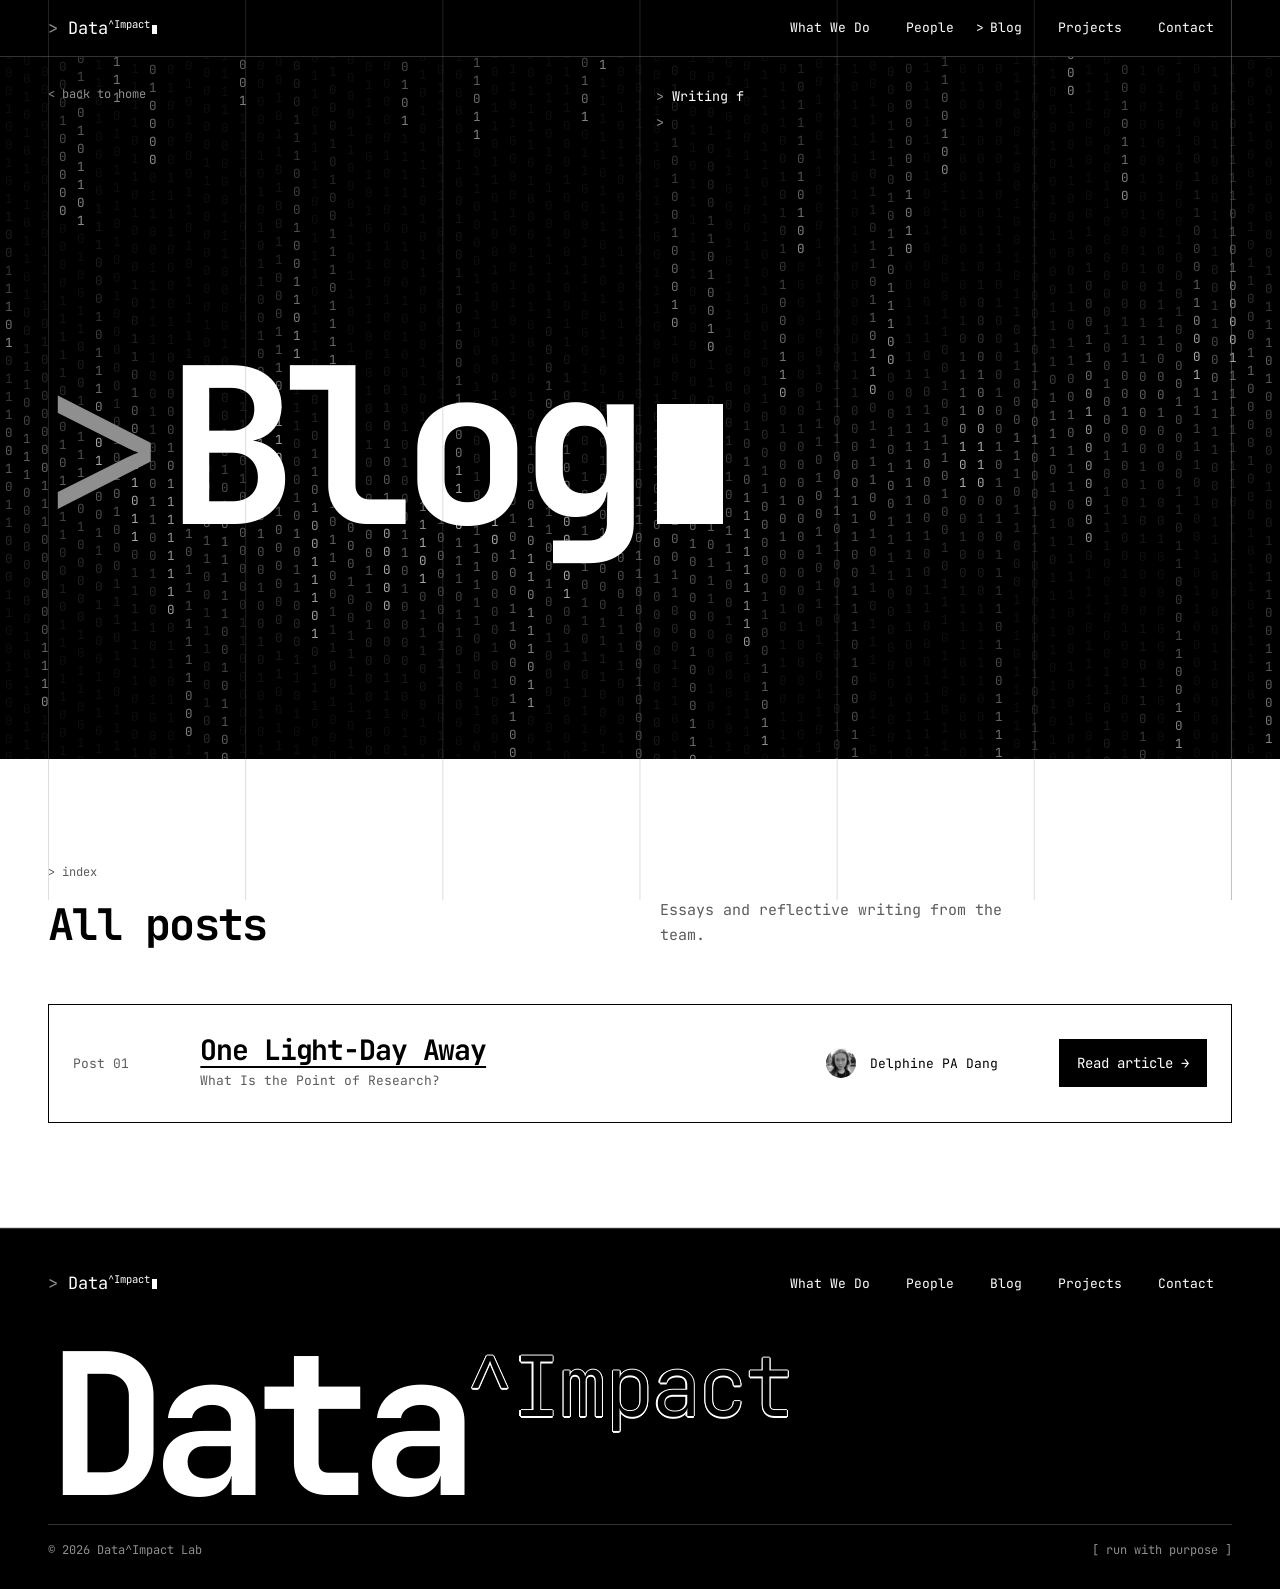
<file: blog/index.html>
<!doctype html>
<html lang="en">
<head>
<meta charset="utf-8">
<meta name="viewport" content="width=device-width,initial-scale=1">
<title>Blog — Data^Impact</title>
<meta name="description" content="Writing from the Data^Impact Lab.">
<meta name="theme-color" content="#000000">
<meta property="og:type" content="website">
<meta property="og:title" content="Blog — Data^Impact">
<meta property="og:description" content="Writing from the Data^Impact Lab.">
<link rel="icon" type="image/svg+xml" href="data:image/svg+xml,%3Csvg xmlns='http://www.w3.org/2000/svg' viewBox='0 0 32 32'%3E%3Crect width='32' height='32' fill='%23000'/%3E%3Cpath d='M8 10L15 16L8 22' fill='none' stroke='%23fff' stroke-width='2.6'/%3E%3Crect x='18' y='19' width='6' height='3.5' fill='%23fff'/%3E%3C/svg%3E">
<link rel="preconnect" href="https://fonts.googleapis.com">
<link rel="preconnect" href="https://fonts.gstatic.com" crossorigin>
<link href="https://fonts.googleapis.com/css2?family=JetBrains+Mono:wght@300;400;700&display=swap" rel="stylesheet">
<script>document.documentElement.classList.add('js')</script>
<link rel="stylesheet" href="/assets/site.css?v=7">
</head>
<body>
<a class="skip-link" href="#main">Skip to content</a>
<div class="grid-lines" aria-hidden="true"></div>

<header>
  <div class="wrap nav">
    <a href="/" class="brand" aria-label="Data Impact home"><span class="prompt">&gt;</span> Data<sup>^Impact</sup><span class="cursor"></span></a>
    <button class="mobile-toggle" aria-expanded="false" aria-controls="navigation">Menu</button>
    <nav id="navigation" aria-label="Main navigation">
      <a href="/#what-we-do">What We Do</a>
      <a href="/#people">People</a>
      <a href="/blog/" aria-current="page">Blog</a>
      <a href="/projects/">Projects</a>
      <a href="/#contact">Contact</a>
    </nav>
  </div>
</header>

<main id="main">
  <div class="hero hero-page" id="home">
    <canvas id="data-field" aria-hidden="true"></canvas>
    <div class="wrap hero-top">
      <p class="label"><a href="/">&lt; back to home</a></p>
      <ul class="term-lines" aria-label="Writing from the Data^Impact Lab.">
        <li data-type>Writing from the Data^Impact Lab.</li>
        <li data-type>01 post published.</li>
      </ul>
    </div>
    <h1 class="wrap wordmark" aria-label="Blog">
      <span class="wm-data" aria-hidden="true" data-decode><span class="prompt">&gt;</span>Blog<span class="cursor blink"></span></span>
    </h1>
  </div>

  <div class="light">
  <section class="plist-section">
    <div class="wrap">
      <style>
        /* Blog list: no pictures, so each post is a bordered card with a clear "Read" button */
        .blog-list { border-top: 0; display: grid; gap: 16px; }
        .blog-list li { border: 1px solid var(--ink); background: var(--bg); position: relative; }
        .blog-list .plist-no::before { content: 'Post '; }
        .blog-list .plist-row { grid-template-columns: .8fr 4.5fr 1.6fr auto; padding: 30px 24px; }
        .blog-list .plist-title { text-decoration: underline; text-decoration-thickness: 2px; text-underline-offset: 6px; }
        .post-read { display: inline-flex; align-items: center; gap: 10px; height: 48px; padding: 0 18px; background: var(--ink); color: var(--bg); font-size: 14px; white-space: nowrap; transition: background .15s, color .15s; }
        .blog-list .plist-row:hover .post-read, .blog-list .plist-row:focus-visible .post-read { background: var(--bg); color: var(--ink); }
        @media (max-width: 760px) {
          .blog-list .plist-row { grid-template-columns: 1fr; grid-template-areas: "no" "main" "auth" "read"; padding: 22px 18px; }
          .blog-list .post-read { grid-area: read; justify-content: center; }
        }
      </style>
      <div class="head" data-reveal>
        <div class="head-title"><p class="label">index</p>
        <h2>All posts</h2></div>
        <p>Essays and reflective writing from the team.</p>
      </div>
      <ol class="plist blog-list" data-reveal>
        <li>
          <a class="plist-row" href="/blog/one-light-day-away/">
            <span class="plist-no">01</span>
            <span class="plist-main"><span class="plist-title">One Light-Day Away</span><span class="plist-lead">What Is the Point of Research?</span></span>
            <span class="authors"><span class="avatars-stack" aria-hidden="true"><span class="avatar" title="Delphine PA Dang"><img src="/assets/people/delphine.webp" alt="" width="360" height="360"></span></span><span class="author-names">Delphine PA Dang</span></span>
            <span class="post-read" aria-hidden="true">Read article →</span>
          </a>
        </li>
      </ol>
    </div>
  </section>
  </div>
</main>

<footer>
  <div class="wrap">
    <div class="footer-row">
      <a class="brand" href="/" aria-label="Data Impact home"><span class="prompt">&gt;</span> Data<sup>^Impact</sup><span class="cursor"></span></a>
      <nav aria-label="Footer navigation">
      <a href="/#what-we-do">What We Do</a>
      <a href="/#people">People</a>
      <a href="/blog/">Blog</a>
      <a href="/projects/">Projects</a>
      <a href="/#contact">Contact</a>
      </nav>
    </div>
    <p class="footer-mark" aria-hidden="true">Data<sup class="outline">^Impact</sup></p>
    <div class="footer-bottom">
      <p>© 2026 Data^Impact Lab</p>
      <p>[ run with purpose ]</p>
    </div>
  </div>
</footer>

<script src="/assets/site.js?v=7"></script>
</body>
</html>
</file>
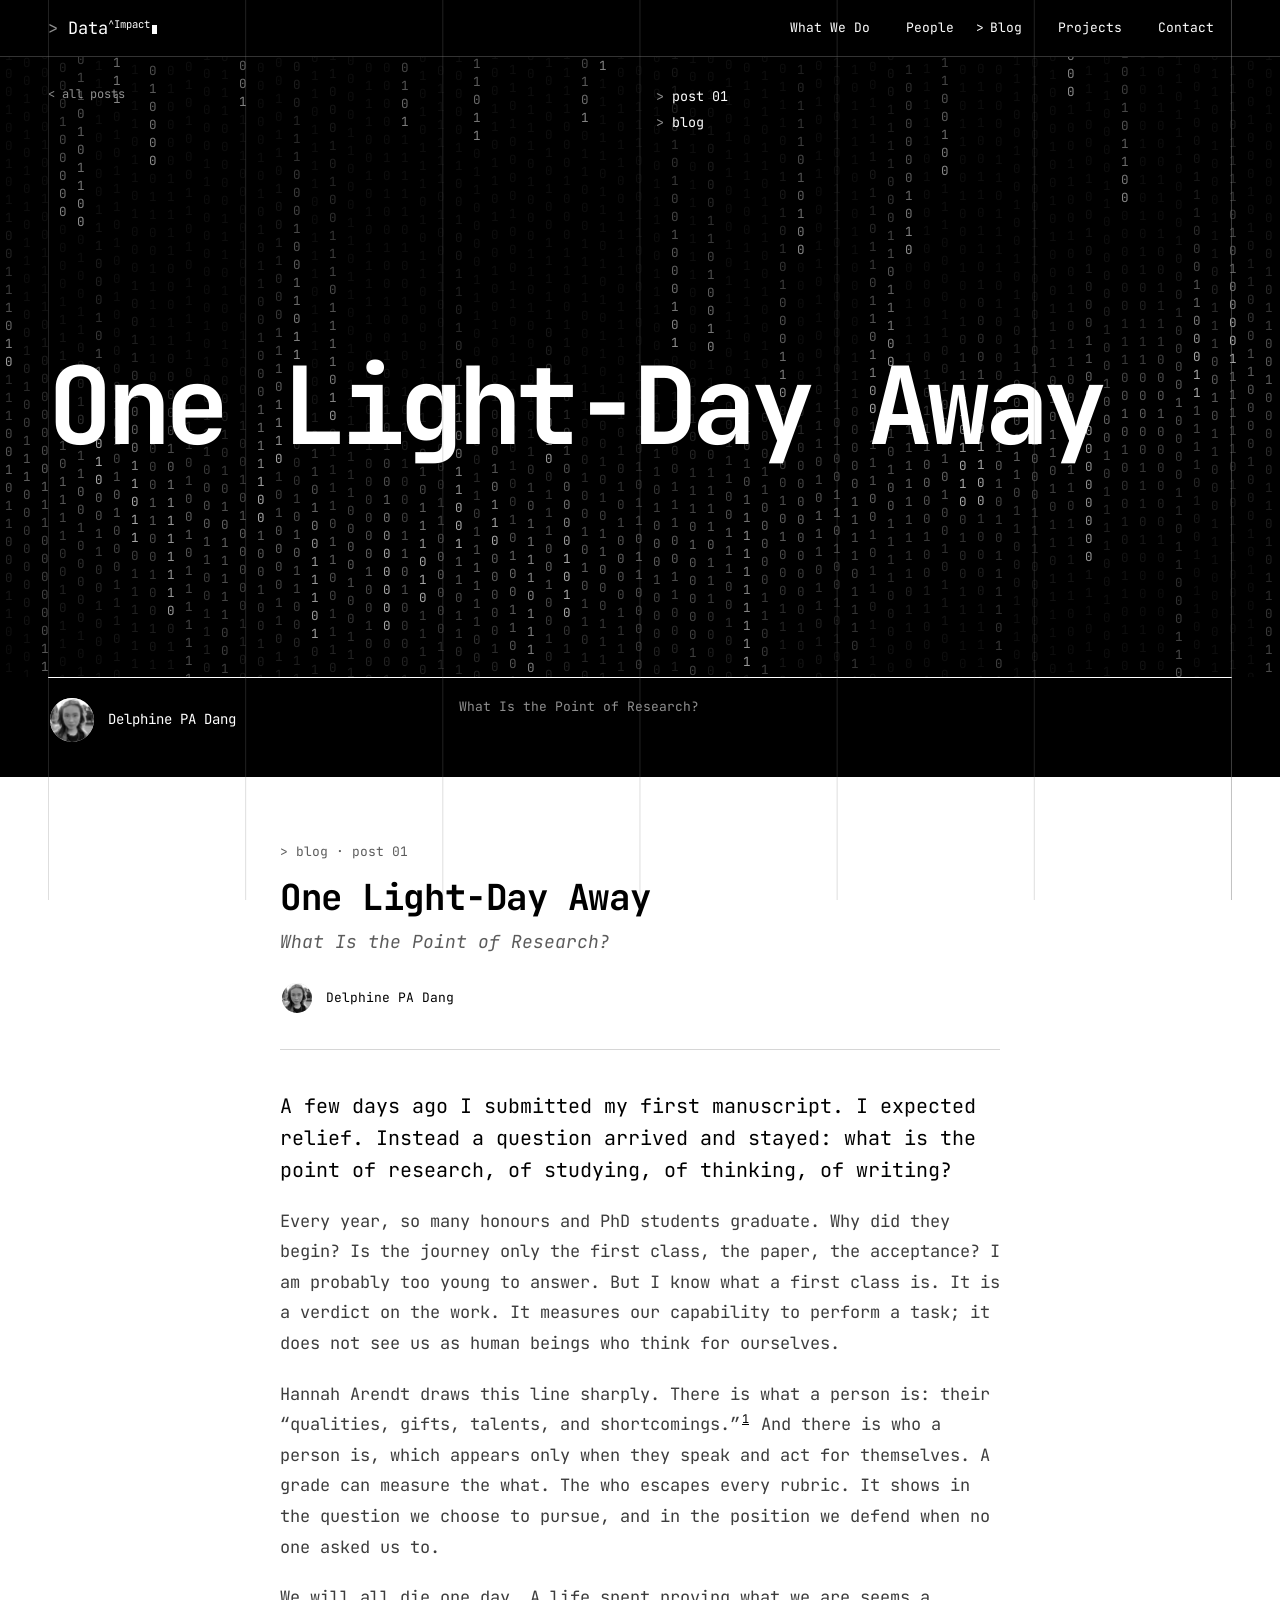
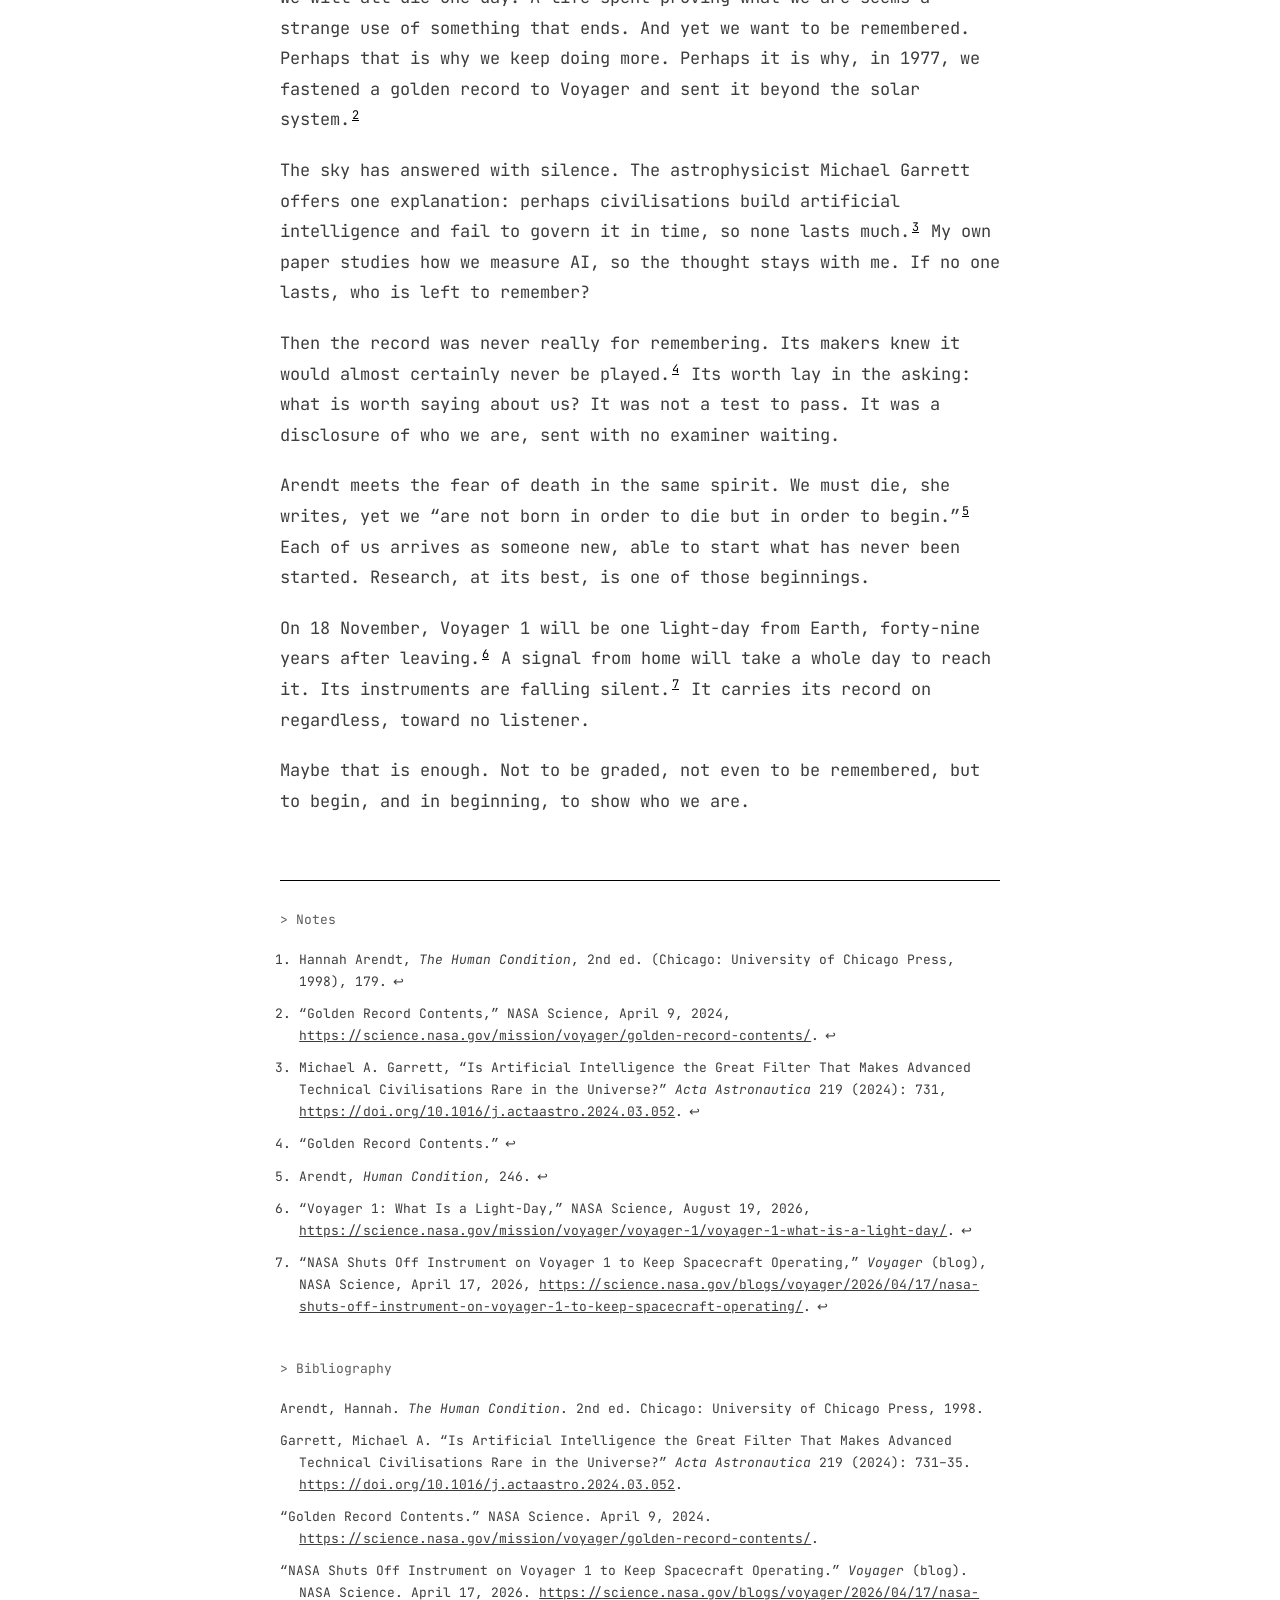
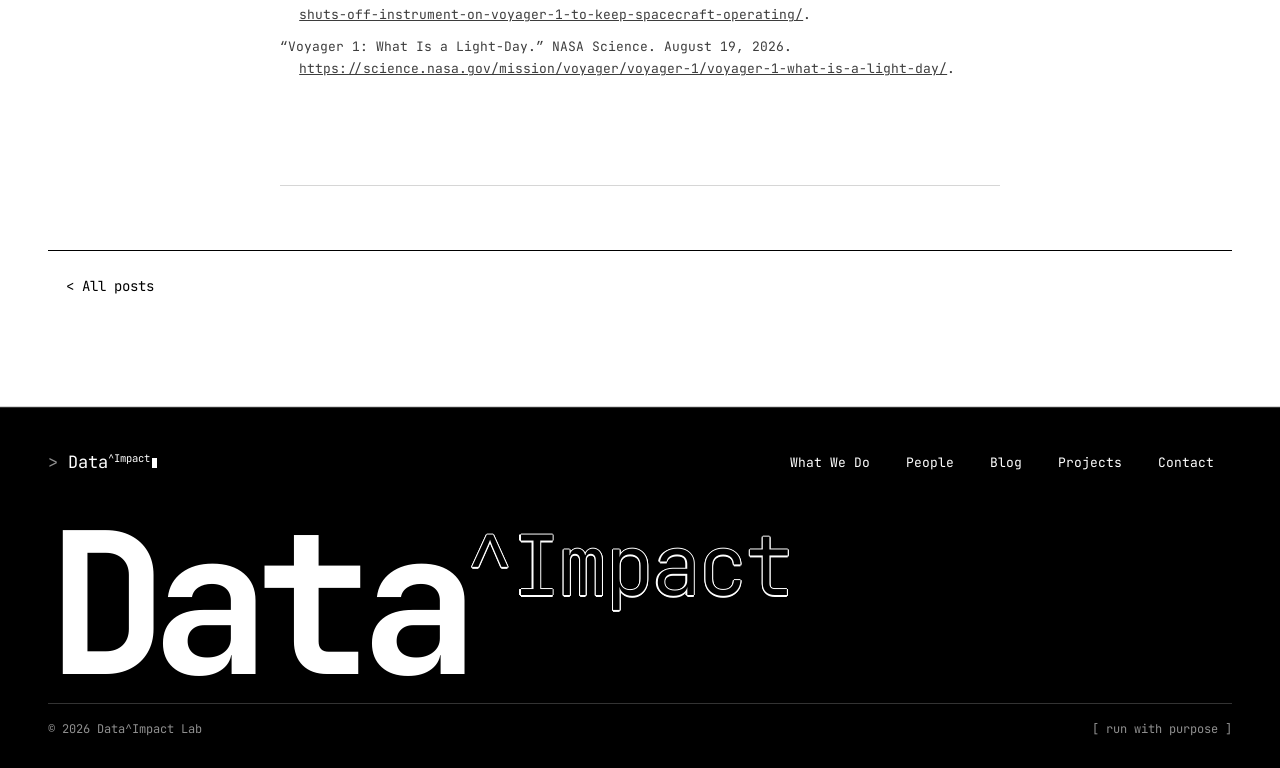
<file: blog/one-light-day-away/index.html>
<!doctype html>
<html lang="en">
<head>
<meta charset="utf-8">
<meta name="viewport" content="width=device-width,initial-scale=1">
<title>One Light-Day Away — Data^Impact</title>
<meta name="description" content="What Is the Point of Research? An essay by Delphine PA Dang.">
<meta name="theme-color" content="#000000">
<meta property="og:type" content="website">
<meta property="og:title" content="One Light-Day Away — Data^Impact">
<meta property="og:description" content="What Is the Point of Research? An essay by Delphine PA Dang.">
<link rel="icon" type="image/svg+xml" href="data:image/svg+xml,%3Csvg xmlns='http://www.w3.org/2000/svg' viewBox='0 0 32 32'%3E%3Crect width='32' height='32' fill='%23000'/%3E%3Cpath d='M8 10L15 16L8 22' fill='none' stroke='%23fff' stroke-width='2.6'/%3E%3Crect x='18' y='19' width='6' height='3.5' fill='%23fff'/%3E%3C/svg%3E">
<link rel="preconnect" href="https://fonts.googleapis.com">
<link rel="preconnect" href="https://fonts.gstatic.com" crossorigin>
<link href="https://fonts.googleapis.com/css2?family=JetBrains+Mono:wght@300;400;700&display=swap" rel="stylesheet">
<script>document.documentElement.classList.add('js')</script>
<link rel="stylesheet" href="/assets/site.css?v=7">
</head>
<body>
<a class="skip-link" href="#main">Skip to content</a>
<div class="grid-lines" aria-hidden="true"></div>

<header>
  <div class="wrap nav">
    <a href="/" class="brand" aria-label="Data Impact home"><span class="prompt">&gt;</span> Data<sup>^Impact</sup><span class="cursor"></span></a>
    <button class="mobile-toggle" aria-expanded="false" aria-controls="navigation">Menu</button>
    <nav id="navigation" aria-label="Main navigation">
      <a href="/#what-we-do">What We Do</a>
      <a href="/#people">People</a>
      <a href="/blog/" aria-current="page">Blog</a>
      <a href="/projects/">Projects</a>
      <a href="/#contact">Contact</a>
    </nav>
  </div>
</header>

<main id="main">
  <div class="hero hero-page hero-project" id="home">
    <canvas id="data-field" aria-hidden="true"></canvas>
    <div class="wrap hero-top">
      <p class="label"><a href="/blog/">&lt; all posts</a></p>
      <ul class="term-lines" aria-label="Blog post 01">
        <li data-type>post 01</li>
        <li data-type>blog</li>
      </ul>
    </div>
    <h1 class="wrap project-title" data-decode>One Light-Day Away</h1>
    <div class="wrap hero-base">
      <p class="lab"><span class="authors"><span class="avatars-stack" aria-hidden="true"><span class="avatar avatar-lg" title="Delphine PA Dang"><img src="/assets/people/delphine.webp" alt="" width="360" height="360"></span></span><span class="author-names">Delphine PA Dang</span></span></p>
      <p class="intro">What Is the Point of Research?</p>
    </div>
  </div>

  <div class="light">
  <section class="project-detail">
    <div class="wrap">
      <style>
        /* Blog post: one readable column, footnotes and bibliography underneath */
        .post { max-width: 720px; margin: 0 auto; }
        .post-label { font-size: 13px; color: var(--muted); margin-bottom: 16px; }
        .post-label::before { content: '> '; }
        .post h2 { font-size: clamp(28px, 2.8vw, 44px); line-height: 1.08; letter-spacing: -.04em; font-weight: 700; }
        .post-sub { margin-top: 10px; font-size: 18px; color: var(--muted); font-style: italic; }
        .post-by { margin: 24px 0 40px; padding-bottom: 28px; border-bottom: 1px solid var(--line); }
        .post-body p { font-size: 17px; line-height: 1.8; color: #3d3d3d; }
        .post-body p + p { margin-top: 20px; }
        .post-body p:first-child { font-size: 20px; line-height: 1.6; color: var(--ink); }
        .fn-ref { font-size: .7em; line-height: 0; vertical-align: super; }
        .fn-ref a { padding: 0 2px; text-decoration: underline; color: var(--ink); }
        .post-notes { margin-top: 64px; padding-top: 28px; border-top: 1px solid var(--ink); }
        .post-notes h3 { font-size: 13px; font-weight: 400; color: var(--muted); margin-bottom: 18px; }
        .post-notes h3::before { content: '> '; }
        .post-notes ol, .post-bib { font-size: 13px; line-height: 1.7; color: #3d3d3d; }
        .post-notes ol { padding-left: 2.4ch; margin: 0; }
        .post-notes li + li, .post-bib p + p { margin-top: 10px; }
        .post-notes a { text-decoration: underline; overflow-wrap: anywhere; }
        .post-notes a.fn-back { text-decoration: none; margin-left: 6px; }
        .post-notes li:target { background: rgba(0, 0, 0, .06); }
        .post-bib p { padding-left: 2.4ch; text-indent: -2.4ch; }
        .post-bib-wrap { margin-top: 40px; }
      </style>
      <article class="post">
        <p class="post-label">blog · post 01</p>
        <h2>One Light-Day Away</h2>
        <p class="post-sub">What Is the Point of Research?</p>
        <p class="post-by"><span class="authors"><span class="avatars-stack" aria-hidden="true"><span class="avatar" title="Delphine PA Dang"><img src="/assets/people/delphine.webp" alt="" width="360" height="360"></span></span><span class="author-names">Delphine PA Dang</span></span></p>
        <div class="post-body">
          <p>A few days ago I submitted my first manuscript. I expected relief. Instead a question arrived and stayed: what is the point of research, of studying, of thinking, of writing?</p>
          <p>Every year, so many honours and PhD students graduate. Why did they begin? Is the journey only the first class, the paper, the acceptance? I am probably too young to answer. But I know what a first class is. It is a verdict on the work. It measures our capability to perform a task; it does not see us as human beings who think for ourselves.</p>
          <p>Hannah Arendt draws this line sharply. There is what a person is: their “qualities, gifts, talents, and shortcomings.”<sup class="fn-ref"><a href="#fn1" id="fnref1" aria-describedby="notes-label">1</a></sup> And there is who a person is, which appears only when they speak and act for themselves. A grade can measure the what. The who escapes every rubric. It shows in the question we choose to pursue, and in the position we defend when no one asked us to.</p>
          <p>We will all die one day. A life spent proving what we are seems a strange use of something that ends. And yet we want to be remembered. Perhaps that is why we keep doing more. Perhaps it is why, in 1977, we fastened a golden record to Voyager and sent it beyond the solar system.<sup class="fn-ref"><a href="#fn2" id="fnref2" aria-describedby="notes-label">2</a></sup></p>
          <p>The sky has answered with silence. The astrophysicist Michael Garrett offers one explanation: perhaps civilisations build artificial intelligence and fail to govern it in time, so none lasts much.<sup class="fn-ref"><a href="#fn3" id="fnref3" aria-describedby="notes-label">3</a></sup> My own paper studies how we measure AI, so the thought stays with me. If no one lasts, who is left to remember?</p>
          <p>Then the record was never really for remembering. Its makers knew it would almost certainly never be played.<sup class="fn-ref"><a href="#fn4" id="fnref4" aria-describedby="notes-label">4</a></sup> Its worth lay in the asking: what is worth saying about us? It was not a test to pass. It was a disclosure of who we are, sent with no examiner waiting.</p>
          <p>Arendt meets the fear of death in the same spirit. We must die, she writes, yet we “are not born in order to die but in order to begin.”<sup class="fn-ref"><a href="#fn5" id="fnref5" aria-describedby="notes-label">5</a></sup> Each of us arrives as someone new, able to start what has never been started. Research, at its best, is one of those beginnings.</p>
          <p>On 18 November, Voyager 1 will be one light-day from Earth, forty-nine years after leaving.<sup class="fn-ref"><a href="#fn6" id="fnref6" aria-describedby="notes-label">6</a></sup> A signal from home will take a whole day to reach it. Its instruments are falling silent.<sup class="fn-ref"><a href="#fn7" id="fnref7" aria-describedby="notes-label">7</a></sup> It carries its record on regardless, toward no listener.</p>
          <p>Maybe that is enough. Not to be graded, not even to be remembered, but to begin, and in beginning, to show who we are.</p>
        </div>
        <section class="post-notes" aria-labelledby="notes-label">
          <h3 id="notes-label">Notes</h3>
          <ol>
            <li id="fn1">Hannah Arendt, <em>The Human Condition</em>, 2nd ed. (Chicago: University of Chicago Press, 1998), 179.<a class="fn-back" href="#fnref1" aria-label="Back to text, note 1">↩</a></li>
            <li id="fn2">“Golden Record Contents,” NASA Science, April 9, 2024, <a href="https://science.nasa.gov/mission/voyager/golden-record-contents/" target="_blank" rel="noopener">https://science.nasa.gov/mission/voyager/golden-record-contents/</a>.<a class="fn-back" href="#fnref2" aria-label="Back to text, note 2">↩</a></li>
            <li id="fn3">Michael A. Garrett, “Is Artificial Intelligence the Great Filter That Makes Advanced Technical Civilisations Rare in the Universe?” <em>Acta Astronautica</em> 219 (2024): 731, <a href="https://doi.org/10.1016/j.actaastro.2024.03.052" target="_blank" rel="noopener">https://doi.org/10.1016/j.actaastro.2024.03.052</a>.<a class="fn-back" href="#fnref3" aria-label="Back to text, note 3">↩</a></li>
            <li id="fn4">“Golden Record Contents.”<a class="fn-back" href="#fnref4" aria-label="Back to text, note 4">↩</a></li>
            <li id="fn5">Arendt, <em>Human Condition</em>, 246.<a class="fn-back" href="#fnref5" aria-label="Back to text, note 5">↩</a></li>
            <li id="fn6">“Voyager 1: What Is a Light-Day,” NASA Science, August 19, 2026, <a href="https://science.nasa.gov/mission/voyager/voyager-1/voyager-1-what-is-a-light-day/" target="_blank" rel="noopener">https://science.nasa.gov/mission/voyager/voyager-1/voyager-1-what-is-a-light-day/</a>.<a class="fn-back" href="#fnref6" aria-label="Back to text, note 6">↩</a></li>
            <li id="fn7">“NASA Shuts Off Instrument on Voyager 1 to Keep Spacecraft Operating,” <em>Voyager</em> (blog), NASA Science, April 17, 2026, <a href="https://science.nasa.gov/blogs/voyager/2026/04/17/nasa-shuts-off-instrument-on-voyager-1-to-keep-spacecraft-operating/" target="_blank" rel="noopener">https://science.nasa.gov/blogs/voyager/2026/04/17/nasa-shuts-off-instrument-on-voyager-1-to-keep-spacecraft-operating/</a>.<a class="fn-back" href="#fnref7" aria-label="Back to text, note 7">↩</a></li>
          </ol>
          <div class="post-bib-wrap">
            <h3>Bibliography</h3>
            <div class="post-bib">
              <p>Arendt, Hannah. <em>The Human Condition</em>. 2nd ed. Chicago: University of Chicago Press, 1998.</p>
              <p>Garrett, Michael A. “Is Artificial Intelligence the Great Filter That Makes Advanced Technical Civilisations Rare in the Universe?” <em>Acta Astronautica</em> 219 (2024): 731–35. <a href="https://doi.org/10.1016/j.actaastro.2024.03.052" target="_blank" rel="noopener">https://doi.org/10.1016/j.actaastro.2024.03.052</a>.</p>
              <p>“Golden Record Contents.” NASA Science. April 9, 2024. <a href="https://science.nasa.gov/mission/voyager/golden-record-contents/" target="_blank" rel="noopener">https://science.nasa.gov/mission/voyager/golden-record-contents/</a>.</p>
              <p>“NASA Shuts Off Instrument on Voyager 1 to Keep Spacecraft Operating.” <em>Voyager</em> (blog). NASA Science. April 17, 2026. <a href="https://science.nasa.gov/blogs/voyager/2026/04/17/nasa-shuts-off-instrument-on-voyager-1-to-keep-spacecraft-operating/" target="_blank" rel="noopener">https://science.nasa.gov/blogs/voyager/2026/04/17/nasa-shuts-off-instrument-on-voyager-1-to-keep-spacecraft-operating/</a>.</p>
              <p>“Voyager 1: What Is a Light-Day.” NASA Science. August 19, 2026. <a href="https://science.nasa.gov/mission/voyager/voyager-1/voyager-1-what-is-a-light-day/" target="_blank" rel="noopener">https://science.nasa.gov/mission/voyager/voyager-1/voyager-1-what-is-a-light-day/</a>.</p>
            </div>
          </div>
        </section>
      </article>
      <nav class="project-pager" aria-label="Blog navigation">
        <a href="/blog/">&lt; All posts</a>
      </nav>
    </div>
  </section>
  </div>
</main>

<footer>
  <div class="wrap">
    <div class="footer-row">
      <a class="brand" href="/" aria-label="Data Impact home"><span class="prompt">&gt;</span> Data<sup>^Impact</sup><span class="cursor"></span></a>
      <nav aria-label="Footer navigation">
      <a href="/#what-we-do">What We Do</a>
      <a href="/#people">People</a>
      <a href="/blog/">Blog</a>
      <a href="/projects/">Projects</a>
      <a href="/#contact">Contact</a>
      </nav>
    </div>
    <p class="footer-mark" aria-hidden="true">Data<sup class="outline">^Impact</sup></p>
    <div class="footer-bottom">
      <p>© 2026 Data^Impact Lab</p>
      <p>[ run with purpose ]</p>
    </div>
  </div>
</footer>

<script src="/assets/site.js?v=7"></script>
<script src="/assets/engage.js?v=5"></script>
</body>
</html>
</file>
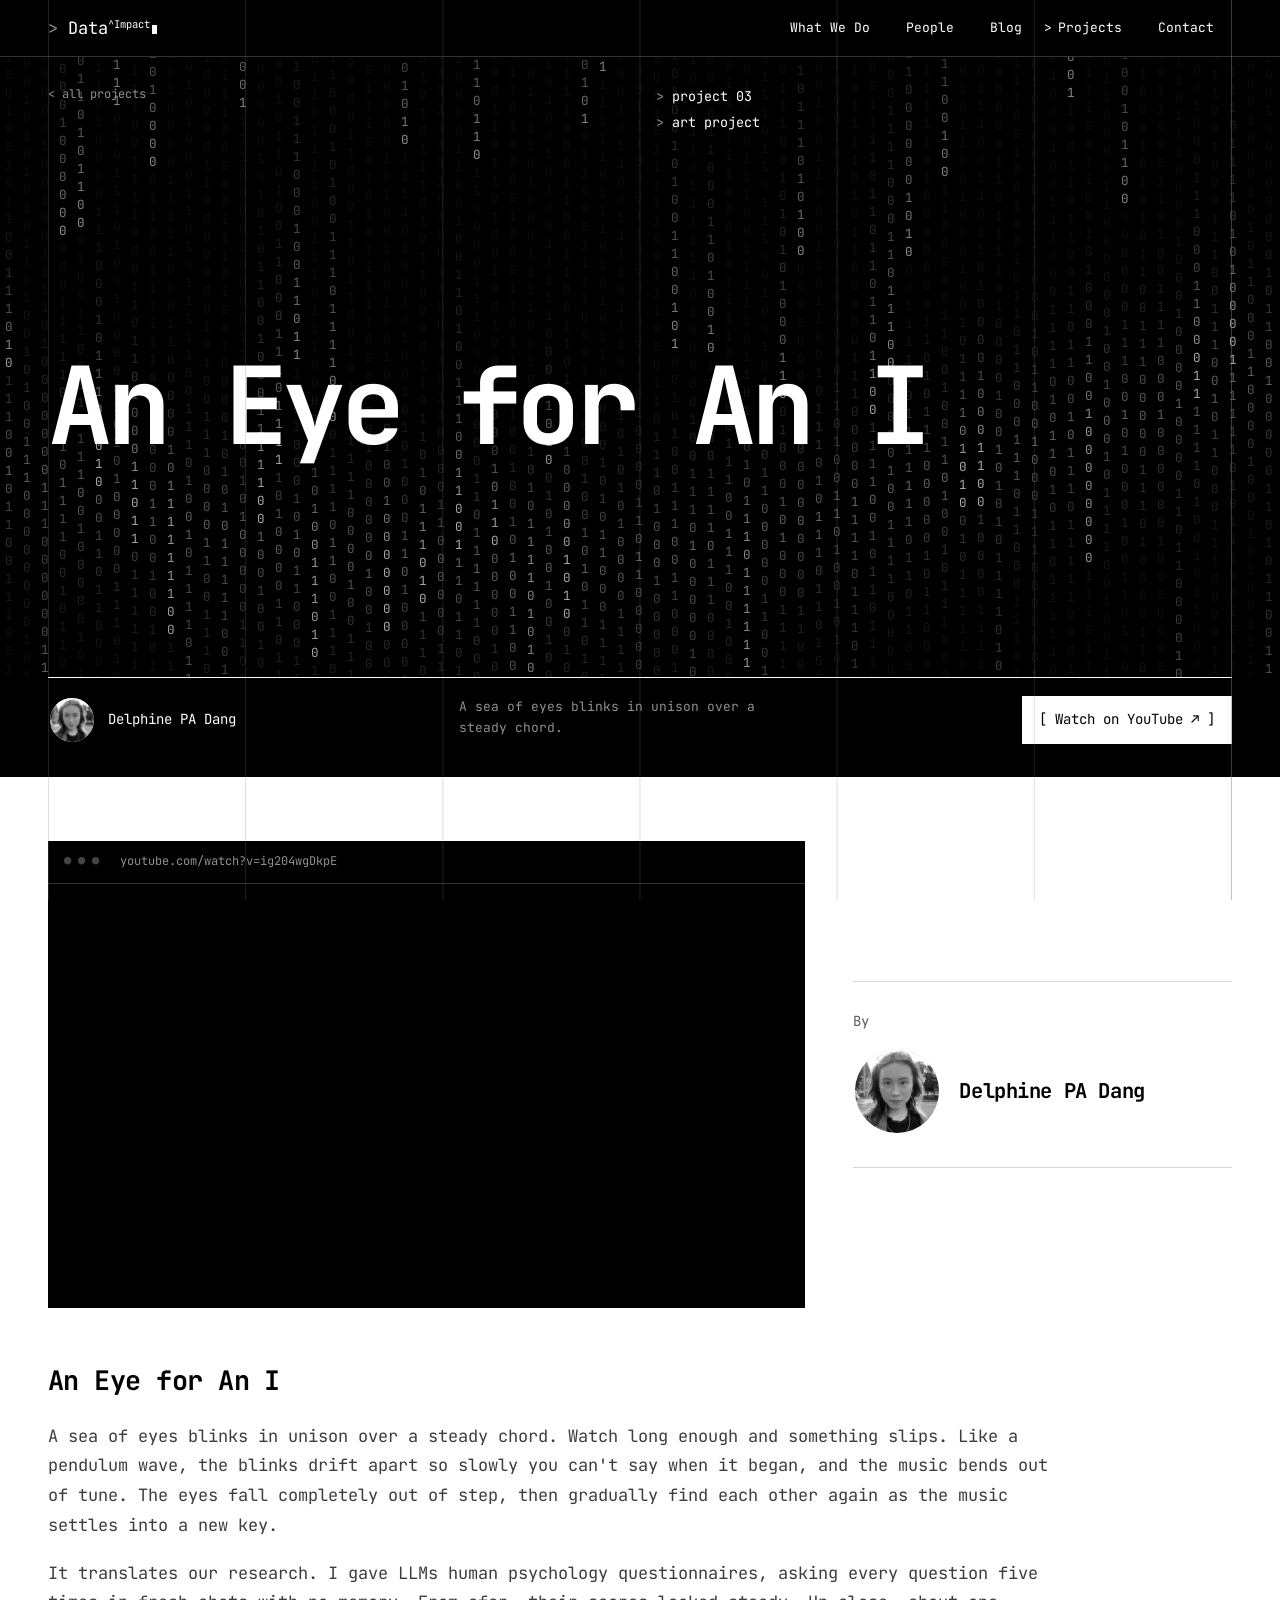
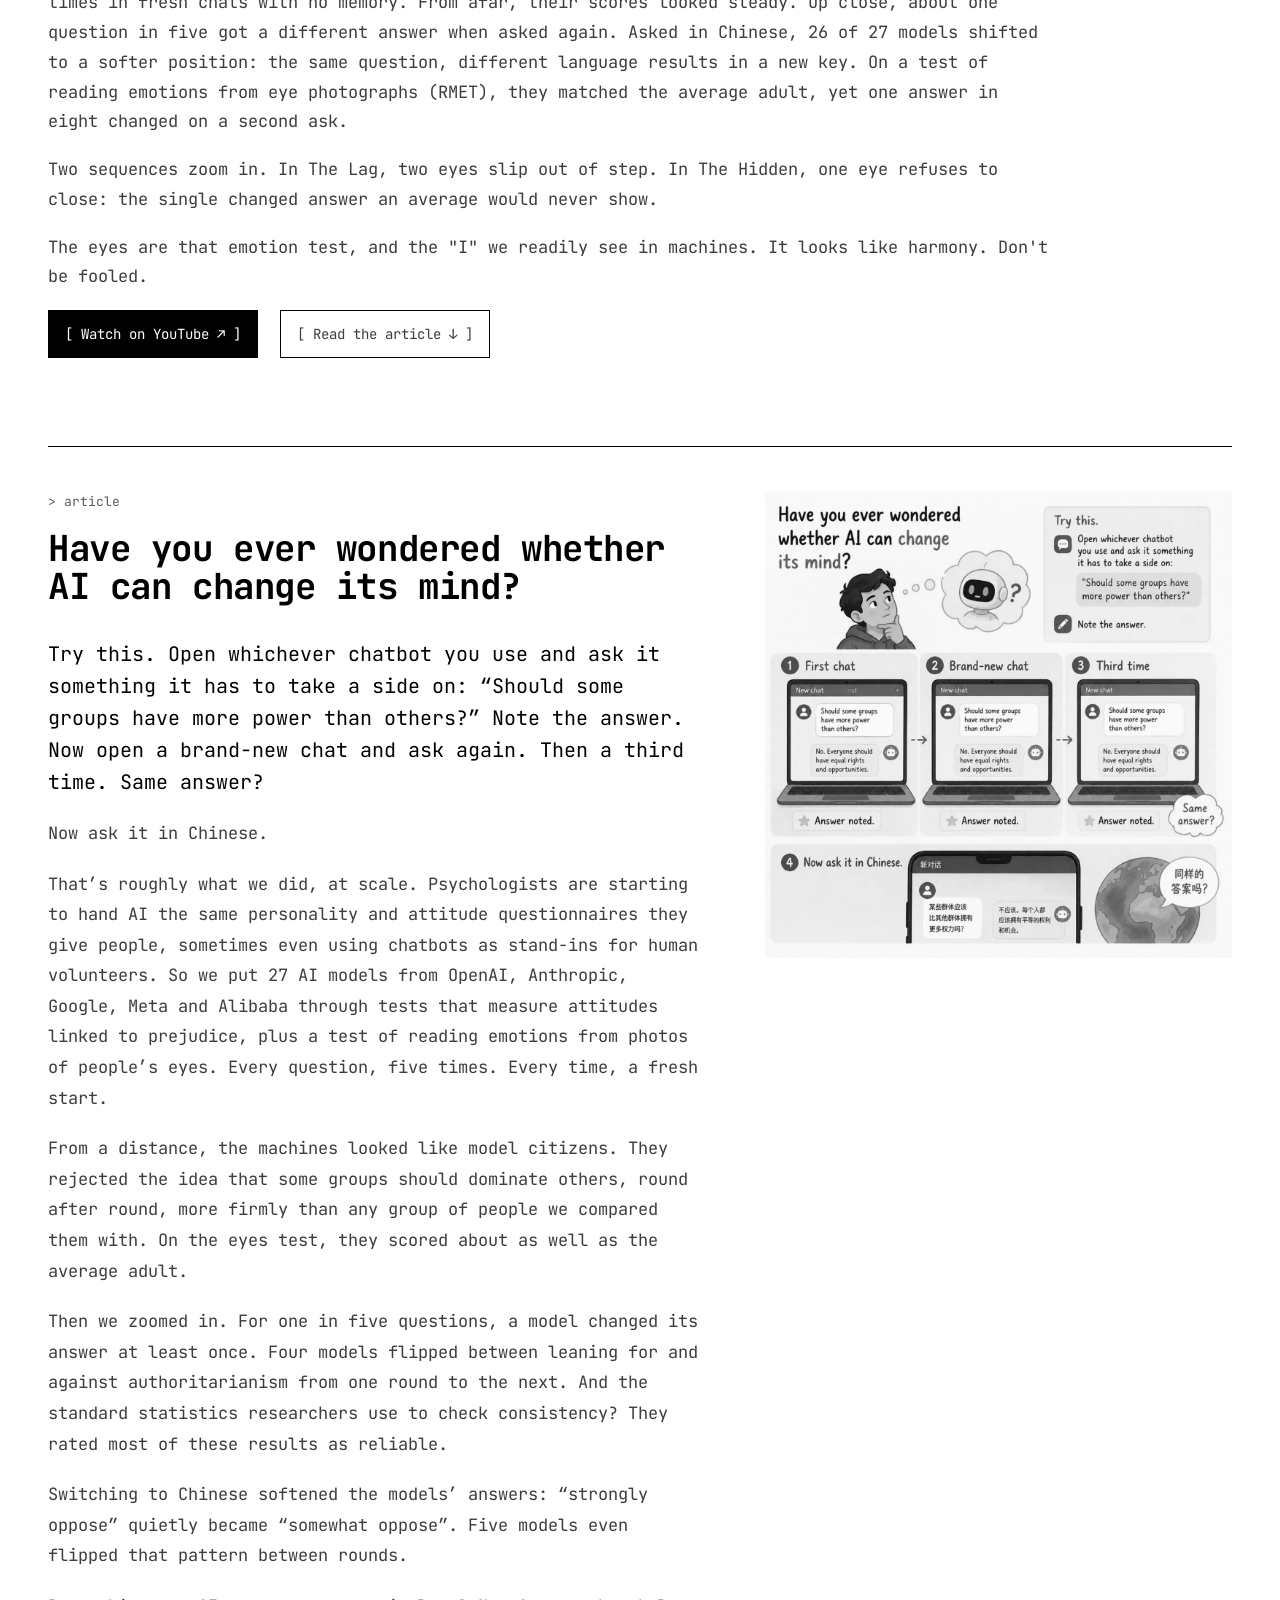
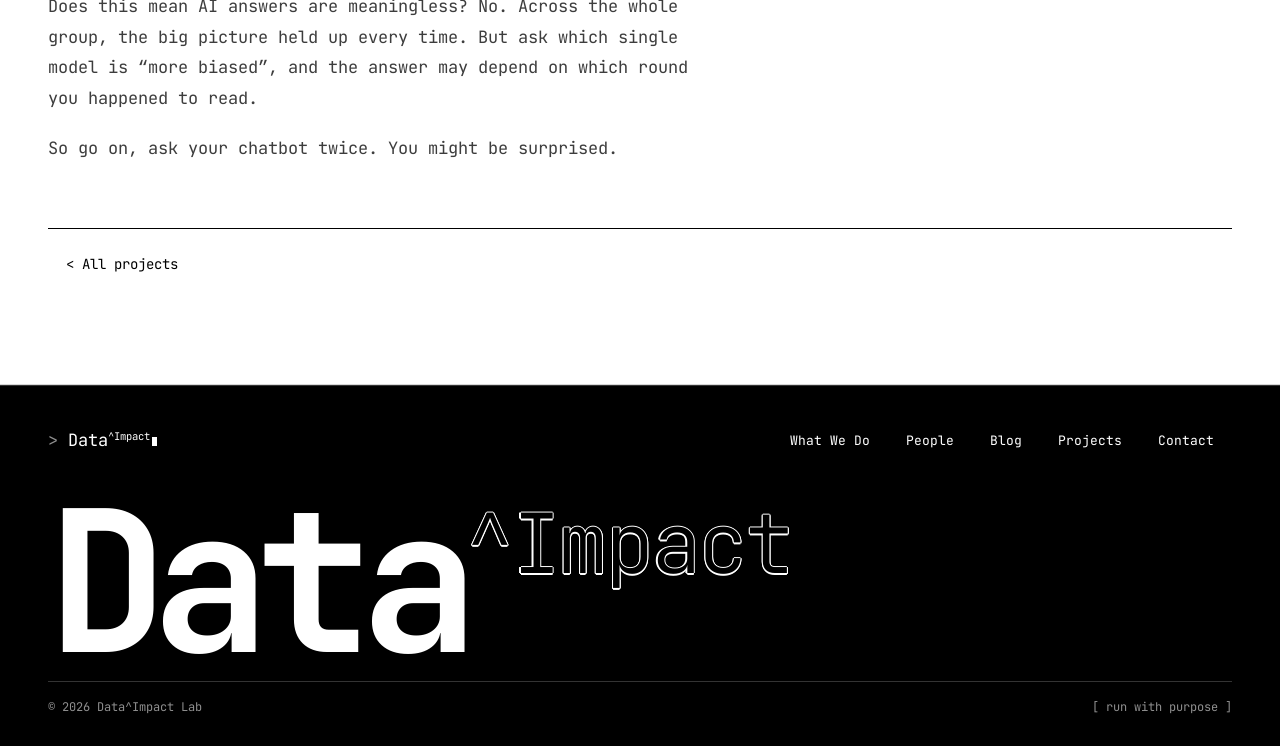
<file: projects/art-project/index.html>
<!doctype html>
<html lang="en">
<head>
<meta charset="utf-8">
<meta name="viewport" content="width=device-width,initial-scale=1">
<title>An Eye for An I — Data^Impact</title>
<meta name="description" content="A sea of eyes blinks in unison over a steady chord.">
<meta name="theme-color" content="#000000">
<meta property="og:type" content="website">
<meta property="og:title" content="An Eye for An I — Data^Impact">
<meta property="og:description" content="A sea of eyes blinks in unison over a steady chord.">
<link rel="icon" type="image/svg+xml" href="data:image/svg+xml,%3Csvg xmlns='http://www.w3.org/2000/svg' viewBox='0 0 32 32'%3E%3Crect width='32' height='32' fill='%23000'/%3E%3Cpath d='M8 10L15 16L8 22' fill='none' stroke='%23fff' stroke-width='2.6'/%3E%3Crect x='18' y='19' width='6' height='3.5' fill='%23fff'/%3E%3C/svg%3E">
<link rel="preconnect" href="https://fonts.googleapis.com">
<link rel="preconnect" href="https://fonts.gstatic.com" crossorigin>
<link href="https://fonts.googleapis.com/css2?family=JetBrains+Mono:wght@300;400;700&display=swap" rel="stylesheet">
<script>document.documentElement.classList.add('js')</script>
<link rel="stylesheet" href="/assets/site.css?v=7">
</head>
<body>
<a class="skip-link" href="#main">Skip to content</a>
<div class="grid-lines" aria-hidden="true"></div>

<header>
  <div class="wrap nav">
    <a href="/" class="brand" aria-label="Data Impact home"><span class="prompt">&gt;</span> Data<sup>^Impact</sup><span class="cursor"></span></a>
    <button class="mobile-toggle" aria-expanded="false" aria-controls="navigation">Menu</button>
    <nav id="navigation" aria-label="Main navigation">
      <a href="/#what-we-do">What We Do</a>
      <a href="/#people">People</a>
      <a href="/blog/">Blog</a>
      <a href="/projects/" aria-current="page">Projects</a>
      <a href="/#contact">Contact</a>
    </nav>
  </div>
</header>

<main id="main">
  <div class="hero hero-page hero-project" id="home">
    <canvas id="data-field" aria-hidden="true"></canvas>
    <div class="wrap hero-top">
      <p class="label"><a href="/projects/">&lt; all projects</a></p>
      <ul class="term-lines" aria-label="Art project. A sea of eyes blinks in unison over a steady chord.">
        <li data-type>project 03</li>
        <li data-type>art project</li>
      </ul>
    </div>
    <h1 class="wrap project-title" data-decode>An Eye for An I</h1>
    <div class="wrap hero-base">
      <p class="lab"><span class="authors"><span class="avatars-stack" aria-hidden="true"><span class="avatar avatar-lg" title="Delphine PA Dang"><img src="/assets/people/delphine.webp" alt="" width="360" height="360"></span></span><span class="author-names">Delphine PA Dang</span></span></p>
      <p class="intro">A sea of eyes blinks in unison over a steady chord.</p>
      <div class="actions"><a class="button solid" href="https://www.youtube.com/watch?v=ig204wgDkpE" target="_blank" rel="noopener">Watch on YouTube ↗</a></div>
    </div>
  </div>

  <div class="light">
  <section class="project-detail">
    <div class="wrap">
      <div class="project-top">
      <div class="project-cover" style="padding-top: 41px" data-reveal>
        <span class="project-path">youtube.com/watch?v=ig204wgDkpE</span>
        <iframe src="https://www.youtube.com/embed/ig204wgDkpE" title="An Eye for An I" allow="autoplay; fullscreen" allowfullscreen loading="lazy" style="display: block; width: 100%; aspect-ratio: 16 / 9; border: 0; background: #000"></iframe>
      </div>
        <dl class="project-facts project-facts-solo">
          <div><dt>By</dt><dd><span class="authors"><span class="avatars-stack" aria-hidden="true"><span class="avatar avatar-xl" title="Delphine PA Dang"><img src="/assets/people/delphine.webp" alt="" width="360" height="360"></span></span><span class="author-names">Delphine PA Dang</span></span></dd></div>
        </dl>
      </div>
      <div class="project-body">
        <div class="project-text">
          <p class="project-lead">An Eye for An I</p>
          <p>A sea of eyes blinks in unison over a steady chord. Watch long enough and something slips. Like a pendulum wave, the blinks drift apart so slowly you can't say when it began, and the music bends out of tune. The eyes fall completely out of step, then gradually find each other again as the music settles into a new key.</p><p>It translates our research. I gave LLMs human psychology questionnaires, asking every question five times in fresh chats with no memory. From afar, their scores looked steady. Up close, about one question in five got a different answer when asked again. Asked in Chinese, 26 of 27 models shifted to a softer position: the same question, different language results in a new key. On a test of reading emotions from eye photographs (RMET), they matched the average adult, yet one answer in eight changed on a second ask.</p><p>Two sequences zoom in. In The Lag, two eyes slip out of step. In The Hidden, one eye refuses to close: the single changed answer an average would never show.</p><p>The eyes are that emotion test, and the &quot;I&quot; we readily see in machines. It looks like harmony. Don't be fooled.</p>
          <p class="project-open-row"><a class="button solid" href="https://www.youtube.com/watch?v=ig204wgDkpE" target="_blank" rel="noopener">Watch on YouTube ↗</a> <a class="button" href="#article" style="margin-left: 12px">Read the article ↓</a></p>
        </div>
      </div>
      <style>
        /* Article under the work: text on the left, the illustration stays in view on the right */
        .article { margin-top: 88px; padding-top: 44px; border-top: 1px solid var(--ink); display: grid; grid-template-columns: minmax(0, 7fr) minmax(0, 5fr); gap: 64px; align-items: start; }
        .article-label { font-size: 13px; color: var(--muted); margin-bottom: 16px; }
        .article-label::before { content: '> '; }
        .article h2 { font-size: clamp(28px, 2.8vw, 44px); line-height: 1.08; letter-spacing: -.04em; font-weight: 700; margin-bottom: 32px; }
        .article-body p { font-size: 17px; line-height: 1.8; color: #3d3d3d; }
        .article-body p + p { margin-top: 20px; }
        .article-body p:first-child { font-size: 20px; line-height: 1.6; color: var(--ink); }
        .article-figure { position: sticky; top: 96px; margin: 0; }
        .article-figure img { display: block; width: 100%; height: auto; filter: grayscale(1); transition: filter .5s; }
        .article-figure:hover img { filter: none; }
        @media (max-width: 900px) { .article { grid-template-columns: 1fr; gap: 32px; } .article-figure { position: static; order: -1; } }
      </style>
      <article class="article" id="article">
        <div>
          <p class="article-label">article</p>
          <h2>Have you ever wondered whether AI can change its mind?</h2>
          <div class="article-body">
            <p>Try this. Open whichever chatbot you use and ask it something it has to take a side on: “Should some groups have more power than others?” Note the answer. Now open a brand-new chat and ask again. Then a third time. Same answer?</p>
            <p>Now ask it in Chinese.</p>
            <p>That’s roughly what we did, at scale. Psychologists are starting to hand AI the same personality and attitude questionnaires they give people, sometimes even using chatbots as stand-ins for human volunteers. So we put 27 AI models from OpenAI, Anthropic, Google, Meta and Alibaba through tests that measure attitudes linked to prejudice, plus a test of reading emotions from photos of people’s eyes. Every question, five times. Every time, a fresh start.</p>
            <p>From a distance, the machines looked like model citizens. They rejected the idea that some groups should dominate others, round after round, more firmly than any group of people we compared them with. On the eyes test, they scored about as well as the average adult.</p>
            <p>Then we zoomed in. For one in five questions, a model changed its answer at least once. Four models flipped between leaning for and against authoritarianism from one round to the next. And the standard statistics researchers use to check consistency? They rated most of these results as reliable.</p>
            <p>Switching to Chinese softened the models’ answers: “strongly oppose” quietly became “somewhat oppose”. Five models even flipped that pattern between rounds.</p>
            <p>Does this mean AI answers are meaningless? No. Across the whole group, the big picture held up every time. But ask which single model is “more biased”, and the answer may depend on which round you happened to read.</p>
            <p>So go on, ask your chatbot twice. You might be surprised.</p>
          </div>
        </div>
        <figure class="article-figure"><img src="/assets/articles/ai-change-its-mind.webp" alt="Illustration: asking a chatbot the same question in three new chats, then in Chinese" width="1280" height="1280" loading="lazy"></figure>
      </article>
      <nav class="project-pager" aria-label="Project navigation">
        <a href="/projects/">&lt; All projects</a>
      </nav>
    </div>
  </section>
  </div>
</main>

<footer>
  <div class="wrap">
    <div class="footer-row">
      <a class="brand" href="/" aria-label="Data Impact home"><span class="prompt">&gt;</span> Data<sup>^Impact</sup><span class="cursor"></span></a>
      <nav aria-label="Footer navigation">
      <a href="/#what-we-do">What We Do</a>
      <a href="/#people">People</a>
      <a href="/blog/">Blog</a>
      <a href="/projects/">Projects</a>
      <a href="/#contact">Contact</a>
      </nav>
    </div>
    <p class="footer-mark" aria-hidden="true">Data<sup class="outline">^Impact</sup></p>
    <div class="footer-bottom">
      <p>© 2026 Data^Impact Lab</p>
      <p>[ run with purpose ]</p>
    </div>
  </div>
</footer>

<script src="/assets/site.js?v=7"></script>
<script src="/assets/engage.js?v=5"></script>
</body>
</html>
</file>
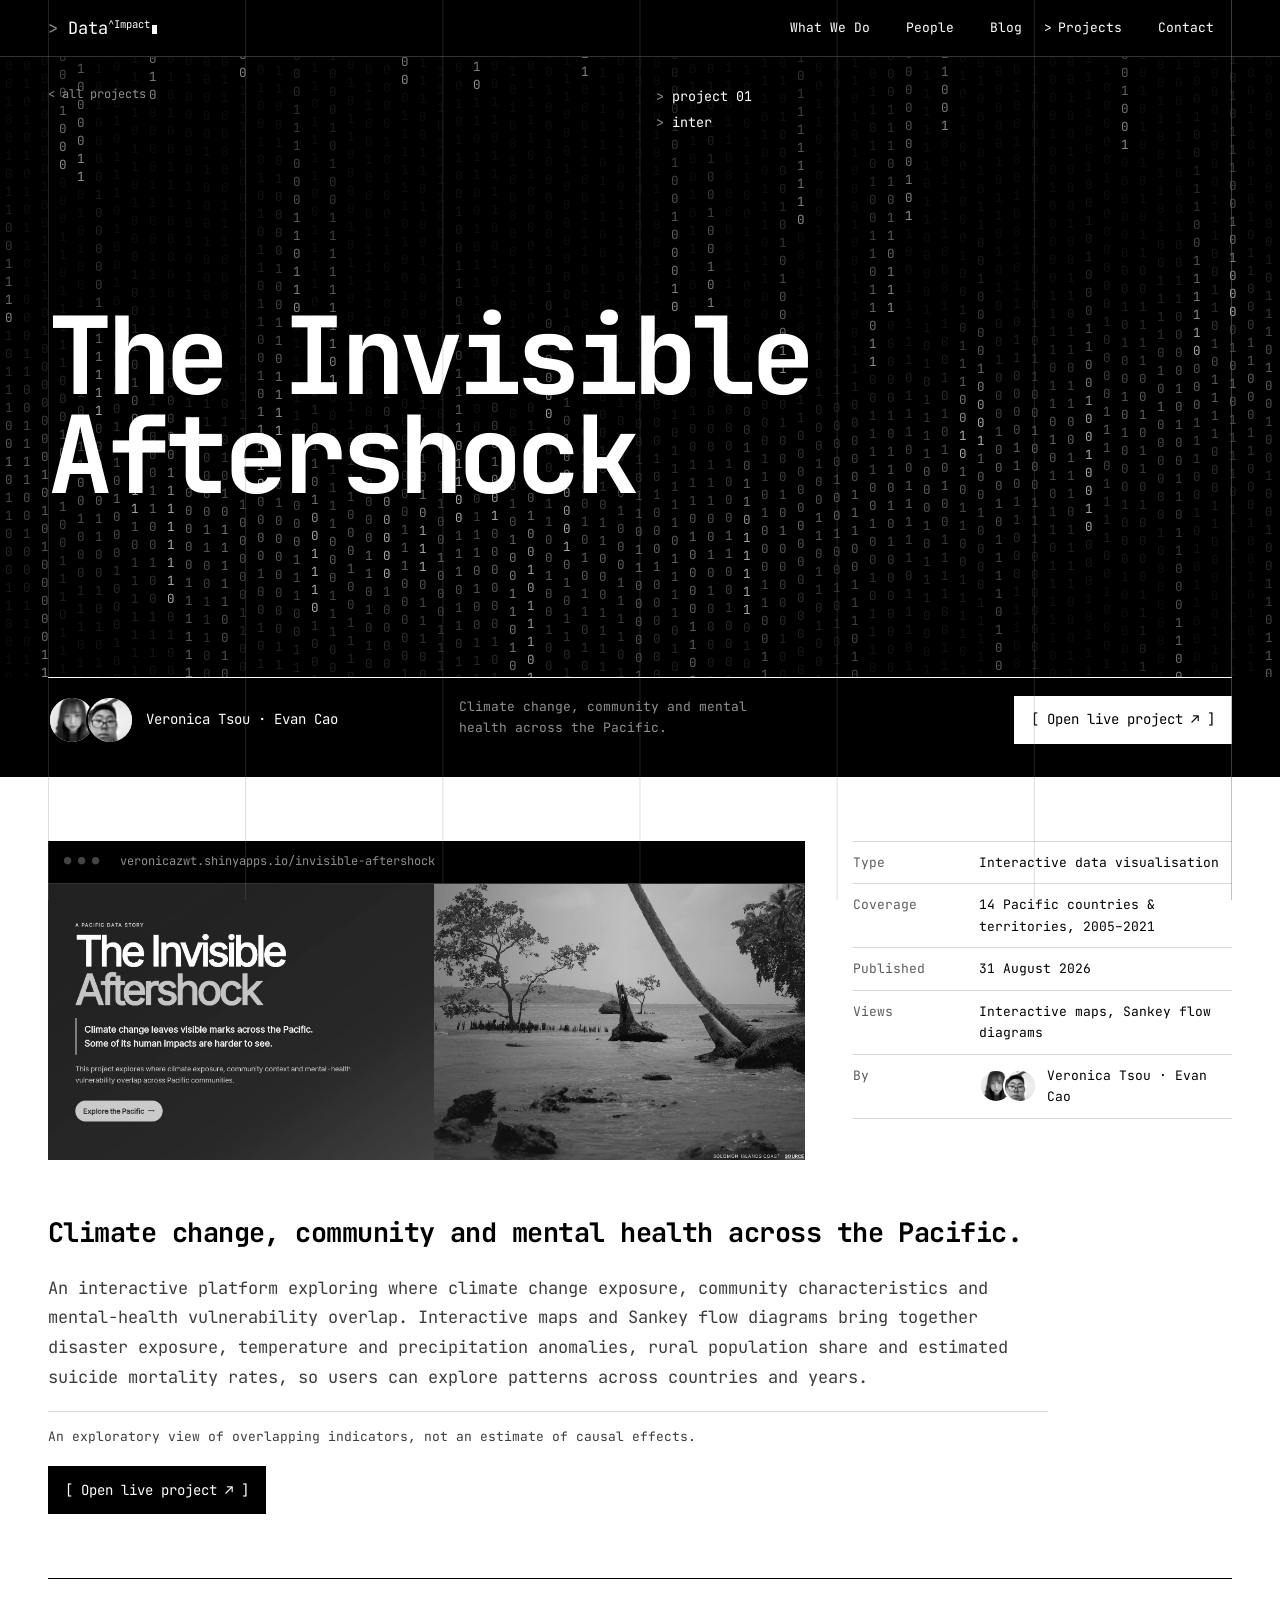
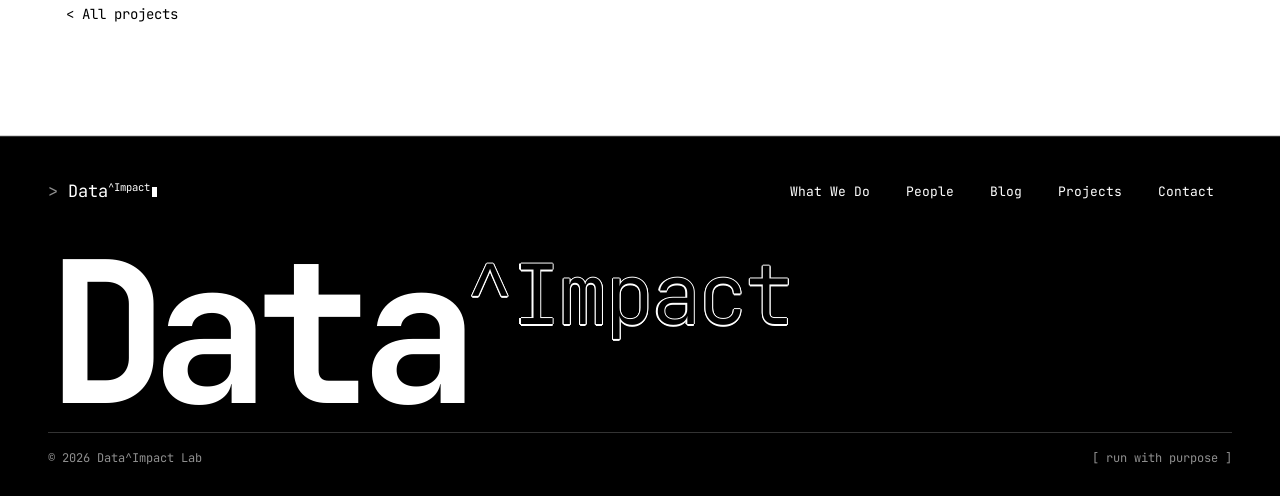
<file: projects/invisible-aftershock/index.html>
<!doctype html>
<html lang="en">
<head>
<meta charset="utf-8">
<meta name="viewport" content="width=device-width,initial-scale=1">
<title>The Invisible Aftershock — Data^Impact</title>
<meta name="description" content="Climate change, community and mental health across the Pacific.">
<meta name="theme-color" content="#000000">
<meta property="og:type" content="website">
<meta property="og:title" content="The Invisible Aftershock — Data^Impact">
<meta property="og:description" content="Climate change, community and mental health across the Pacific.">
<link rel="icon" type="image/svg+xml" href="data:image/svg+xml,%3Csvg xmlns='http://www.w3.org/2000/svg' viewBox='0 0 32 32'%3E%3Crect width='32' height='32' fill='%23000'/%3E%3Cpath d='M8 10L15 16L8 22' fill='none' stroke='%23fff' stroke-width='2.6'/%3E%3Crect x='18' y='19' width='6' height='3.5' fill='%23fff'/%3E%3C/svg%3E">
<link rel="preconnect" href="https://fonts.googleapis.com">
<link rel="preconnect" href="https://fonts.gstatic.com" crossorigin>
<link href="https://fonts.googleapis.com/css2?family=JetBrains+Mono:wght@300;400;700&display=swap" rel="stylesheet">
<script>document.documentElement.classList.add('js')</script>
<link rel="stylesheet" href="/assets/site.css?v=7">
</head>
<body>
<a class="skip-link" href="#main">Skip to content</a>
<div class="grid-lines" aria-hidden="true"></div>

<header>
  <div class="wrap nav">
    <a href="/" class="brand" aria-label="Data Impact home"><span class="prompt">&gt;</span> Data<sup>^Impact</sup><span class="cursor"></span></a>
    <button class="mobile-toggle" aria-expanded="false" aria-controls="navigation">Menu</button>
    <nav id="navigation" aria-label="Main navigation">
      <a href="/#what-we-do">What We Do</a>
      <a href="/#people">People</a>
      <a href="/blog/">Blog</a>
      <a href="/projects/" aria-current="page">Projects</a>
      <a href="/#contact">Contact</a>
    </nav>
  </div>
</header>

<main id="main">
  <div class="hero hero-page hero-project" id="home">
    <canvas id="data-field" aria-hidden="true"></canvas>
    <div class="wrap hero-top">
      <p class="label"><a href="/projects/">&lt; all projects</a></p>
      <ul class="term-lines" aria-label="Interactive data visualisation. Climate change, community and mental health across the Pacific.">
        <li data-type>project 01</li>
        <li data-type>interactive data visualisation</li>
      </ul>
    </div>
    <h1 class="wrap project-title" data-decode>The Invisible Aftershock</h1>
    <div class="wrap hero-base">
      <p class="lab"><span class="authors"><span class="avatars-stack" aria-hidden="true"><span class="avatar avatar-lg" title="Veronica Tsou"><img src="/assets/people/veronica.webp" alt="" width="360" height="360"></span><span class="avatar avatar-lg" title="Evan Cao"><img src="/assets/people/evan.webp" alt="" width="360" height="360"></span></span><span class="author-names">Veronica Tsou · Evan Cao</span></span></p>
      <p class="intro">Climate change, community and mental health across the Pacific.</p>
      <div class="actions"><a class="button solid" href="https://veronicazwt.shinyapps.io/invisible-aftershock/" target="_blank" rel="noopener">Open live project ↗</a></div>
    </div>
  </div>

  <div class="light">
  <section class="project-detail">
    <div class="wrap">
      <div class="project-top">
      <a class="project-cover" href="https://veronicazwt.shinyapps.io/invisible-aftershock/" target="_blank" rel="noopener" tabindex="-1" aria-hidden="true" data-reveal>
        <span class="project-path">veronicazwt.shinyapps.io/invisible-aftershock</span>
        <img src="/assets/projects/invisible-aftershock-hd.webp" alt="" width="2922" height="1111">
      </a>
        <dl class="project-facts">
          <div><dt>Type</dt><dd>Interactive data visualisation</dd></div>
          <div><dt>Coverage</dt><dd>14 Pacific countries &amp; territories, 2005–2021</dd></div>
          <div><dt>Published</dt><dd>31 August 2026</dd></div>
          <div><dt>Views</dt><dd>Interactive maps, Sankey flow diagrams</dd></div>
          <div><dt>By</dt><dd><span class="authors"><span class="avatars-stack" aria-hidden="true"><span class="avatar" title="Veronica Tsou"><img src="/assets/people/veronica.webp" alt="" width="360" height="360"></span><span class="avatar" title="Evan Cao"><img src="/assets/people/evan.webp" alt="" width="360" height="360"></span></span><span class="author-names">Veronica Tsou · Evan Cao</span></span></dd></div>
        </dl>
      </div>
      <div class="project-body">
        <div class="project-text">
          <p class="project-lead">Climate change, community and mental health across the Pacific.</p>
          <p>An interactive platform exploring where climate change exposure, community characteristics and mental-health vulnerability overlap. Interactive maps and Sankey flow diagrams bring together disaster exposure, temperature and precipitation anomalies, rural population share and estimated suicide mortality rates, so users can explore patterns across countries and years.</p>
          <p class="project-note">An exploratory view of overlapping indicators, not an estimate of causal effects.</p>
          <p class="project-open-row"><a class="button solid" href="https://veronicazwt.shinyapps.io/invisible-aftershock/" target="_blank" rel="noopener">Open live project ↗</a></p>
        </div>
      </div>
      <nav class="project-pager" aria-label="Project navigation">
        <a href="/projects/">&lt; All projects</a>
      </nav>
    </div>
  </section>
  </div>
</main>

<footer>
  <div class="wrap">
    <div class="footer-row">
      <a class="brand" href="/" aria-label="Data Impact home"><span class="prompt">&gt;</span> Data<sup>^Impact</sup><span class="cursor"></span></a>
      <nav aria-label="Footer navigation">
      <a href="/#what-we-do">What We Do</a>
      <a href="/#people">People</a>
      <a href="/blog/">Blog</a>
      <a href="/projects/">Projects</a>
      <a href="/#contact">Contact</a>
      </nav>
    </div>
    <p class="footer-mark" aria-hidden="true">Data<sup class="outline">^Impact</sup></p>
    <div class="footer-bottom">
      <p>© 2026 Data^Impact Lab</p>
      <p>[ run with purpose ]</p>
    </div>
  </div>
</footer>

<script src="/assets/site.js?v=7"></script>
<script src="/assets/engage.js?v=5"></script>
</body>
</html>
</file>
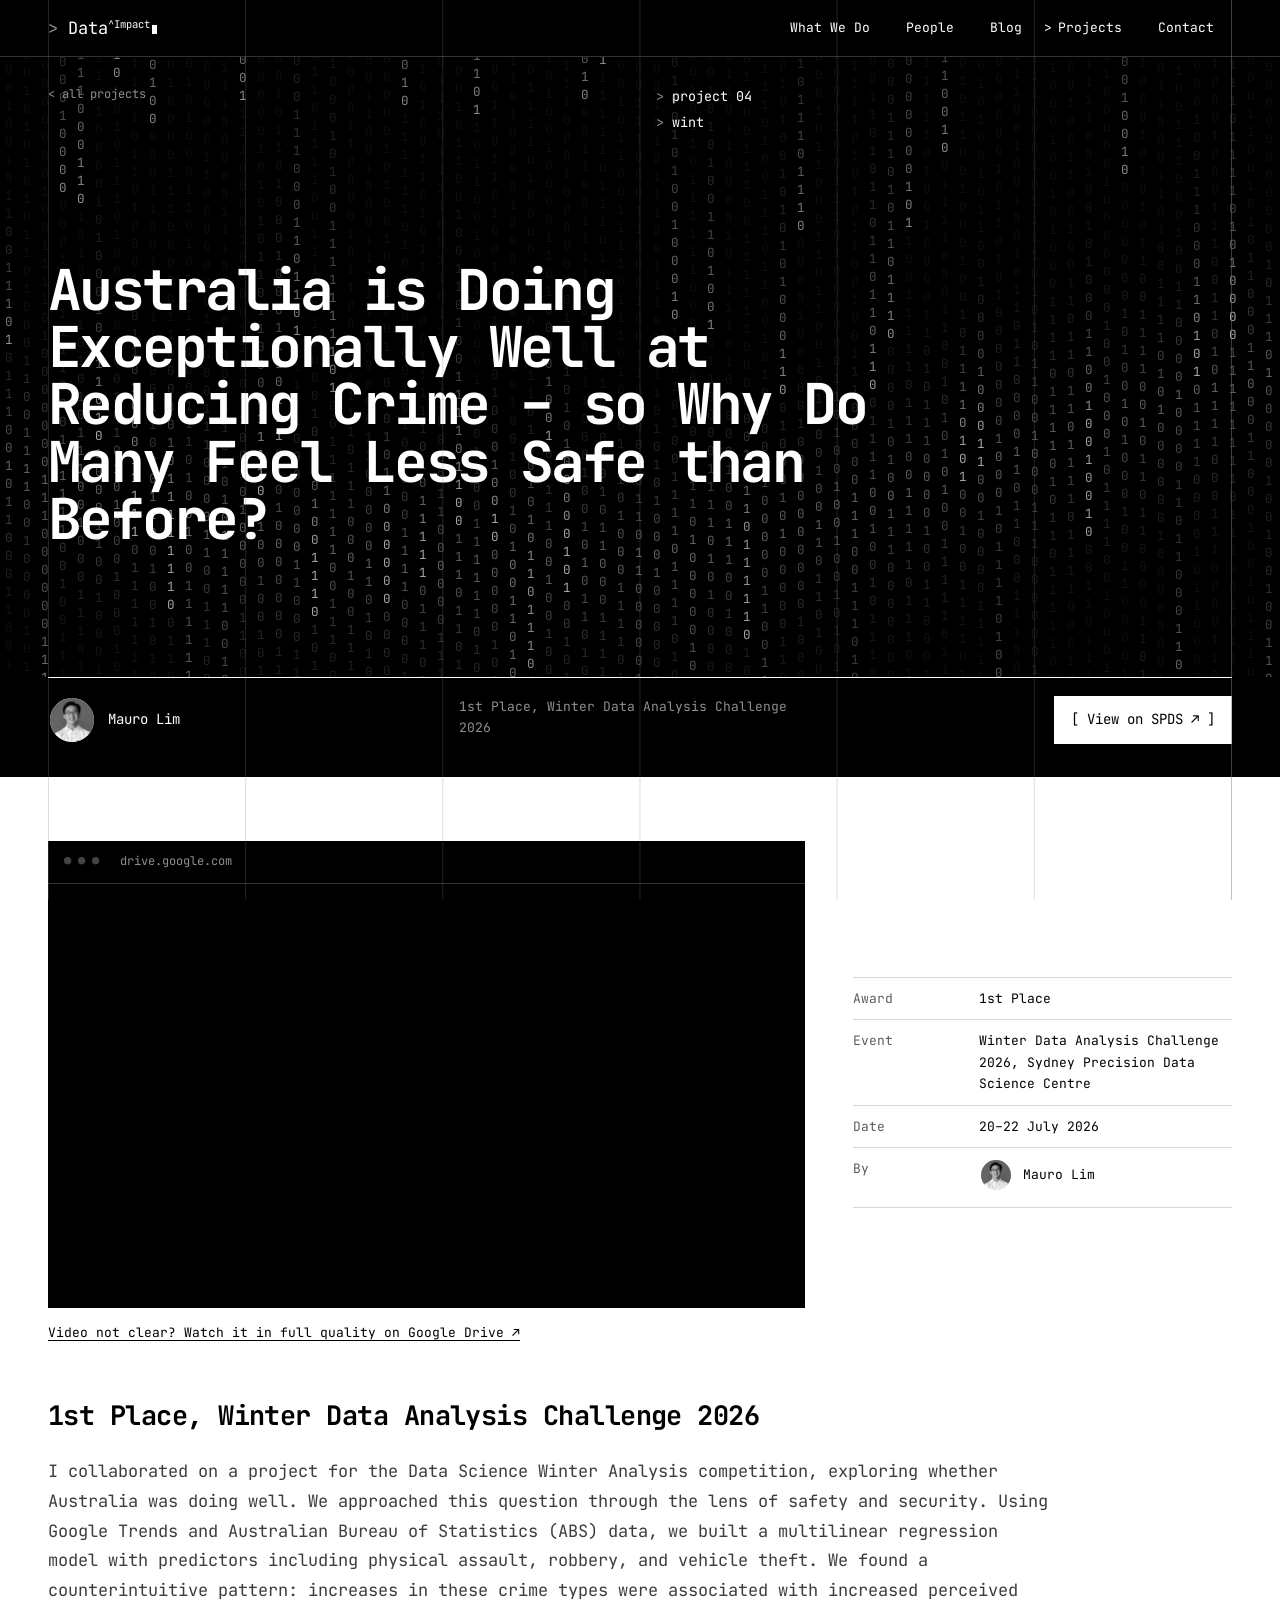
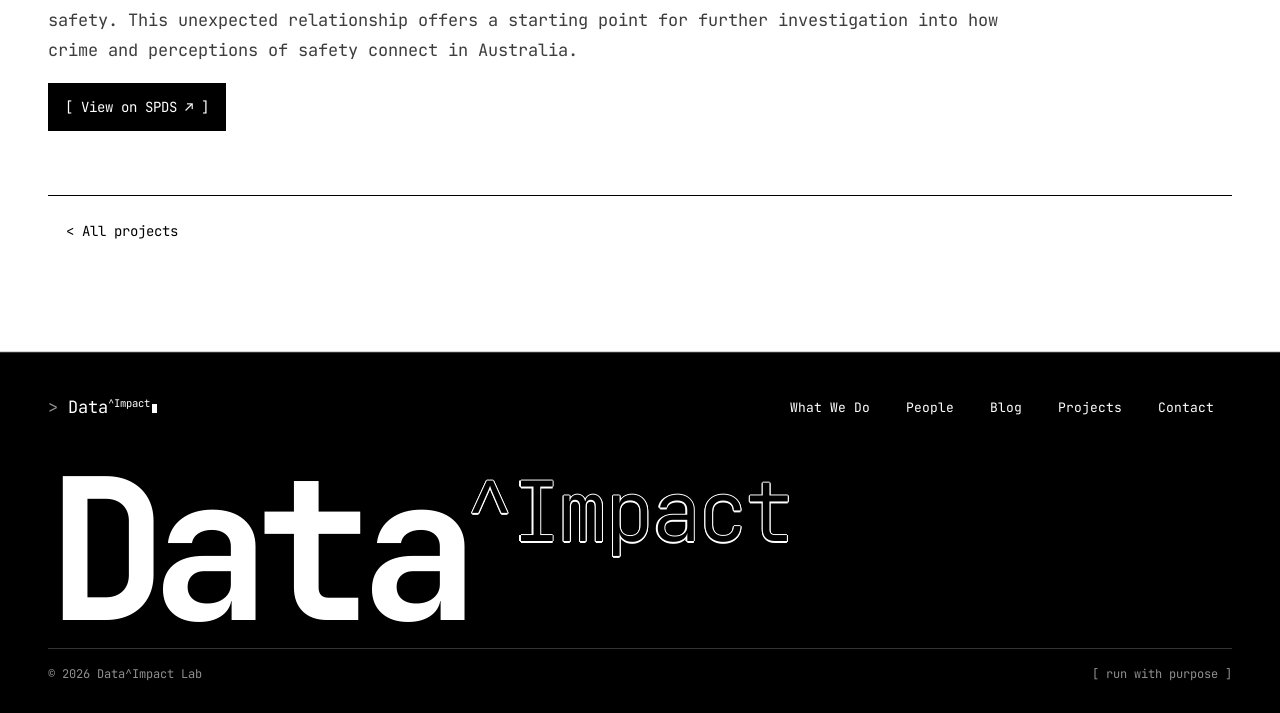
<file: projects/reducing-crime/index.html>
<!doctype html>
<html lang="en">
<head>
<meta charset="utf-8">
<meta name="viewport" content="width=device-width,initial-scale=1">
<title>Australia is Doing Exceptionally Well at Reducing Crime – so Why Do Many Feel Less Safe than Before? — Data^Impact</title>
<meta name="description" content="1st Place, Winter Data Analysis Challenge 2026">
<meta name="theme-color" content="#000000">
<meta property="og:type" content="website">
<meta property="og:title" content="Australia is Doing Exceptionally Well at Reducing Crime – so Why Do Many Feel Less Safe than Before? — Data^Impact">
<meta property="og:description" content="1st Place, Winter Data Analysis Challenge 2026">
<link rel="icon" type="image/svg+xml" href="data:image/svg+xml,%3Csvg xmlns='http://www.w3.org/2000/svg' viewBox='0 0 32 32'%3E%3Crect width='32' height='32' fill='%23000'/%3E%3Cpath d='M8 10L15 16L8 22' fill='none' stroke='%23fff' stroke-width='2.6'/%3E%3Crect x='18' y='19' width='6' height='3.5' fill='%23fff'/%3E%3C/svg%3E">
<link rel="preconnect" href="https://fonts.googleapis.com">
<link rel="preconnect" href="https://fonts.gstatic.com" crossorigin>
<link href="https://fonts.googleapis.com/css2?family=JetBrains+Mono:wght@300;400;700&display=swap" rel="stylesheet">
<script>document.documentElement.classList.add('js')</script>
<link rel="stylesheet" href="/assets/site.css?v=7">
</head>
<body>
<a class="skip-link" href="#main">Skip to content</a>
<div class="grid-lines" aria-hidden="true"></div>

<header>
  <div class="wrap nav">
    <a href="/" class="brand" aria-label="Data Impact home"><span class="prompt">&gt;</span> Data<sup>^Impact</sup><span class="cursor"></span></a>
    <button class="mobile-toggle" aria-expanded="false" aria-controls="navigation">Menu</button>
    <nav id="navigation" aria-label="Main navigation">
      <a href="/#what-we-do">What We Do</a>
      <a href="/#people">People</a>
      <a href="/blog/">Blog</a>
      <a href="/projects/" aria-current="page">Projects</a>
      <a href="/#contact">Contact</a>
    </nav>
  </div>
</header>

<main id="main">
  <div class="hero hero-page hero-project" id="home">
    <canvas id="data-field" aria-hidden="true"></canvas>
    <div class="wrap hero-top">
      <p class="label"><a href="/projects/">&lt; all projects</a></p>
      <ul class="term-lines" aria-label="Winter Data Analysis Challenge 2026. 1st Place, Winter Data Analysis Challenge 2026">
        <li data-type>project 04</li>
        <li data-type>winter data analysis challenge 2026</li>
      </ul>
    </div>
    <h1 class="wrap project-title project-title-long" data-decode>Australia is Doing Exceptionally Well at Reducing Crime – so Why Do Many Feel Less Safe than Before?</h1>
    <div class="wrap hero-base">
      <p class="lab"><span class="authors"><span class="avatars-stack" aria-hidden="true"><span class="avatar avatar-lg" title="Mauro Lim"><img src="/assets/people/mauro.webp" alt="" width="360" height="360"></span></span><span class="author-names">Mauro Lim</span></span></p>
      <p class="intro">1st Place, Winter Data Analysis Challenge 2026</p>
      <div class="actions"><a class="button solid" href="https://spds.sydney.edu.au/winter-data-analysis-challenge-2026-exploring-whether-australia-is-doing-well/" target="_blank" rel="noopener">View on SPDS ↗</a></div>
    </div>
  </div>

  <div class="light">
  <section class="project-detail">
    <div class="wrap">
      <div class="project-top">
      <div>
      <div class="project-cover" style="padding-top: 41px" data-reveal>
        <span class="project-path">drive.google.com</span>
        <iframe src="https://drive.google.com/file/d/1Fvz37OYXe17VGpwjQHOy2_Dz3FRfTyaq/preview" title="Australia is Doing Exceptionally Well at Reducing Crime – so Why Do Many Feel Less Safe than Before?" allow="autoplay; fullscreen" allowfullscreen loading="lazy" style="display: block; width: 100%; aspect-ratio: 16 / 9; border: 0; background: #000"></iframe>
      </div>
        <p style="margin-top: 14px; font-size: 13px"><a href="https://drive.google.com/drive/folders/1Squ42MhBtDhywu08i1VE9TSghoIPOfCT?usp=drive_link" target="_blank" rel="noopener" style="text-decoration: underline; text-underline-offset: 3px">Video not clear? Watch it in full quality on Google Drive ↗</a></p>
      </div>
        <dl class="project-facts project-facts-center">
          <div><dt>Award</dt><dd>1st Place</dd></div>
          <div><dt>Event</dt><dd>Winter Data Analysis Challenge 2026, Sydney Precision Data Science Centre</dd></div>
          <div><dt>Date</dt><dd>20–22 July 2026</dd></div>
          <div><dt>By</dt><dd><span class="authors"><span class="avatars-stack" aria-hidden="true"><span class="avatar" title="Mauro Lim"><img src="/assets/people/mauro.webp" alt="" width="360" height="360"></span></span><span class="author-names">Mauro Lim</span></span></dd></div>
        </dl>
      </div>
      <div class="project-body">
        <div class="project-text">
          <p class="project-lead">1st Place, Winter Data Analysis Challenge 2026</p>
          <p>I collaborated on a project for the Data Science Winter Analysis competition, exploring whether Australia was doing well. We approached this question through the lens of safety and security. Using Google Trends and Australian Bureau of Statistics (ABS) data, we built a multilinear regression model with predictors including physical assault, robbery, and vehicle theft. We found a counterintuitive pattern: increases in these crime types were associated with increased perceived safety. This unexpected relationship offers a starting point for further investigation into how crime and perceptions of safety connect in Australia.</p>
          <p class="project-open-row"><a class="button solid" href="https://spds.sydney.edu.au/winter-data-analysis-challenge-2026-exploring-whether-australia-is-doing-well/" target="_blank" rel="noopener">View on SPDS ↗</a></p>
        </div>
      </div>
      <nav class="project-pager" aria-label="Project navigation">
        <a href="/projects/">&lt; All projects</a>
      </nav>
    </div>
  </section>
  </div>
</main>

<footer>
  <div class="wrap">
    <div class="footer-row">
      <a class="brand" href="/" aria-label="Data Impact home"><span class="prompt">&gt;</span> Data<sup>^Impact</sup><span class="cursor"></span></a>
      <nav aria-label="Footer navigation">
      <a href="/#what-we-do">What We Do</a>
      <a href="/#people">People</a>
      <a href="/blog/">Blog</a>
      <a href="/projects/">Projects</a>
      <a href="/#contact">Contact</a>
      </nav>
    </div>
    <p class="footer-mark" aria-hidden="true">Data<sup class="outline">^Impact</sup></p>
    <div class="footer-bottom">
      <p>© 2026 Data^Impact Lab</p>
      <p>[ run with purpose ]</p>
    </div>
  </div>
</footer>

<script src="/assets/site.js?v=7"></script>
<script src="/assets/engage.js?v=5"></script>
</body>
</html>
</file>
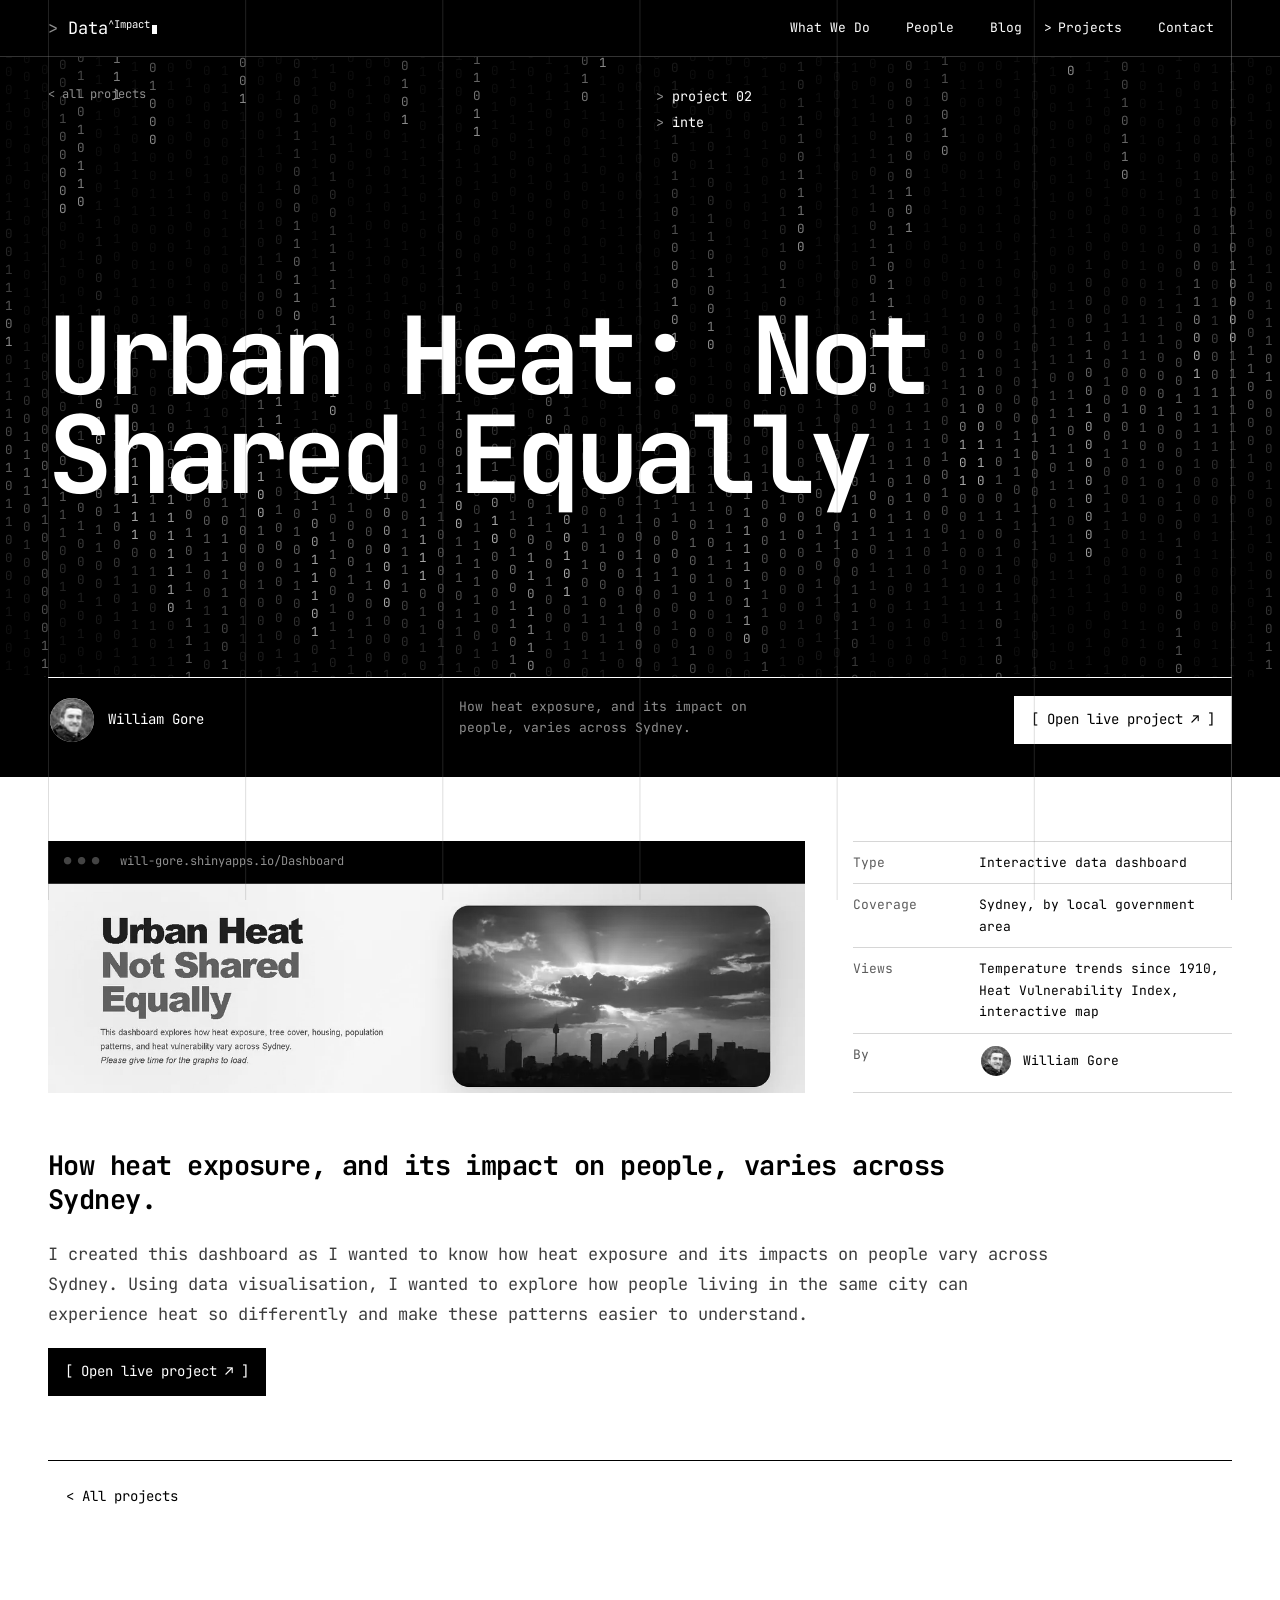
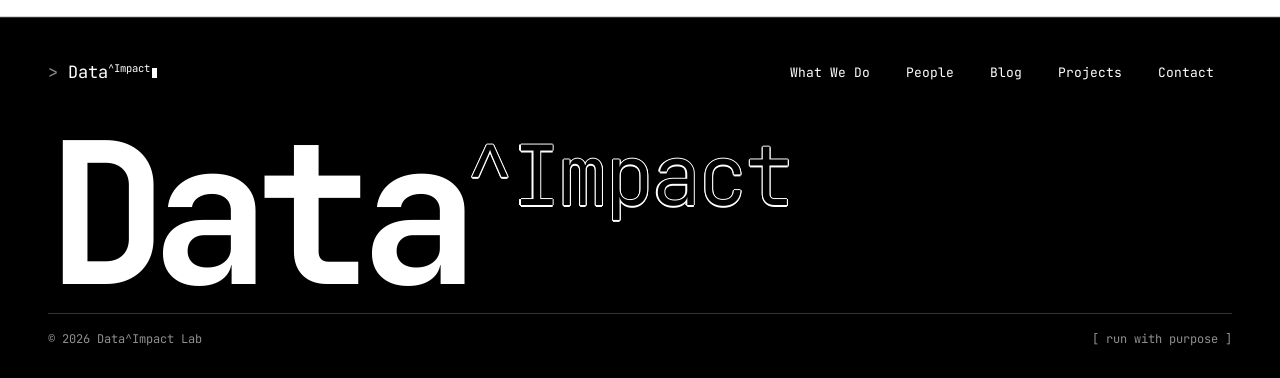
<file: projects/urban-heat/index.html>
<!doctype html>
<html lang="en">
<head>
<meta charset="utf-8">
<meta name="viewport" content="width=device-width,initial-scale=1">
<title>Urban Heat: Not Shared Equally — Data^Impact</title>
<meta name="description" content="How heat exposure, and its impact on people, varies across Sydney.">
<meta name="theme-color" content="#000000">
<meta property="og:type" content="website">
<meta property="og:title" content="Urban Heat: Not Shared Equally — Data^Impact">
<meta property="og:description" content="How heat exposure, and its impact on people, varies across Sydney.">
<link rel="icon" type="image/svg+xml" href="data:image/svg+xml,%3Csvg xmlns='http://www.w3.org/2000/svg' viewBox='0 0 32 32'%3E%3Crect width='32' height='32' fill='%23000'/%3E%3Cpath d='M8 10L15 16L8 22' fill='none' stroke='%23fff' stroke-width='2.6'/%3E%3Crect x='18' y='19' width='6' height='3.5' fill='%23fff'/%3E%3C/svg%3E">
<link rel="preconnect" href="https://fonts.googleapis.com">
<link rel="preconnect" href="https://fonts.gstatic.com" crossorigin>
<link href="https://fonts.googleapis.com/css2?family=JetBrains+Mono:wght@300;400;700&display=swap" rel="stylesheet">
<script>document.documentElement.classList.add('js')</script>
<link rel="stylesheet" href="/assets/site.css?v=7">
</head>
<body>
<a class="skip-link" href="#main">Skip to content</a>
<div class="grid-lines" aria-hidden="true"></div>

<header>
  <div class="wrap nav">
    <a href="/" class="brand" aria-label="Data Impact home"><span class="prompt">&gt;</span> Data<sup>^Impact</sup><span class="cursor"></span></a>
    <button class="mobile-toggle" aria-expanded="false" aria-controls="navigation">Menu</button>
    <nav id="navigation" aria-label="Main navigation">
      <a href="/#what-we-do">What We Do</a>
      <a href="/#people">People</a>
      <a href="/blog/">Blog</a>
      <a href="/projects/" aria-current="page">Projects</a>
      <a href="/#contact">Contact</a>
    </nav>
  </div>
</header>

<main id="main">
  <div class="hero hero-page hero-project" id="home">
    <canvas id="data-field" aria-hidden="true"></canvas>
    <div class="wrap hero-top">
      <p class="label"><a href="/projects/">&lt; all projects</a></p>
      <ul class="term-lines" aria-label="Interactive data dashboard. How heat exposure, and its impact on people, varies across Sydney.">
        <li data-type>project 02</li>
        <li data-type>interactive data dashboard</li>
      </ul>
    </div>
    <h1 class="wrap project-title" data-decode>Urban Heat: Not Shared Equally</h1>
    <div class="wrap hero-base">
      <p class="lab"><span class="authors"><span class="avatars-stack" aria-hidden="true"><span class="avatar avatar-lg" title="William Gore"><img src="/assets/people/william.webp" alt="" width="360" height="360"></span></span><span class="author-names">William Gore</span></span></p>
      <p class="intro">How heat exposure, and its impact on people, varies across Sydney.</p>
      <div class="actions"><a class="button solid" href="https://will-gore.shinyapps.io/Dashboard/" target="_blank" rel="noopener">Open live project ↗</a></div>
    </div>
  </div>

  <div class="light">
  <section class="project-detail">
    <div class="wrap">
      <div class="project-top">
      <a class="project-cover" href="https://will-gore.shinyapps.io/Dashboard/" target="_blank" rel="noopener" tabindex="-1" aria-hidden="true" data-reveal>
        <span class="project-path">will-gore.shinyapps.io/Dashboard</span>
        <img src="/assets/projects/urban-heat-v3.webp" alt="" width="1300" height="383">
      </a>
        <dl class="project-facts">
          <div><dt>Type</dt><dd>Interactive data dashboard</dd></div>
          <div><dt>Coverage</dt><dd>Sydney, by local government area</dd></div>
          <div><dt>Views</dt><dd>Temperature trends since 1910, Heat Vulnerability Index, interactive map</dd></div>
          <div><dt>By</dt><dd><span class="authors"><span class="avatars-stack" aria-hidden="true"><span class="avatar" title="William Gore"><img src="/assets/people/william.webp" alt="" width="360" height="360"></span></span><span class="author-names">William Gore</span></span></dd></div>
        </dl>
      </div>
      <div class="project-body">
        <div class="project-text">
          <p class="project-lead">How heat exposure, and its impact on people, varies across Sydney.</p>
          <p>I created this dashboard as I wanted to know how heat exposure and its impacts on people vary across Sydney. Using data visualisation, I wanted to explore how people living in the same city can experience heat so differently and make these patterns easier to understand.</p>
          <p class="project-open-row"><a class="button solid" href="https://will-gore.shinyapps.io/Dashboard/" target="_blank" rel="noopener">Open live project ↗</a></p>
        </div>
      </div>
      <nav class="project-pager" aria-label="Project navigation">
        <a href="/projects/">&lt; All projects</a>
      </nav>
    </div>
  </section>
  </div>
</main>

<footer>
  <div class="wrap">
    <div class="footer-row">
      <a class="brand" href="/" aria-label="Data Impact home"><span class="prompt">&gt;</span> Data<sup>^Impact</sup><span class="cursor"></span></a>
      <nav aria-label="Footer navigation">
      <a href="/#what-we-do">What We Do</a>
      <a href="/#people">People</a>
      <a href="/blog/">Blog</a>
      <a href="/projects/">Projects</a>
      <a href="/#contact">Contact</a>
      </nav>
    </div>
    <p class="footer-mark" aria-hidden="true">Data<sup class="outline">^Impact</sup></p>
    <div class="footer-bottom">
      <p>© 2026 Data^Impact Lab</p>
      <p>[ run with purpose ]</p>
    </div>
  </div>
</footer>

<script src="/assets/site.js?v=7"></script>
<script src="/assets/engage.js?v=5"></script>
</body>
</html>
</file>
<file: assets/site.css>
/* Data^Impact — black page, oversized monospace, an exposed six-column grid.
   The logo's terminal grammar (>, ^, [ ], block cursor) is the whole visual language. */
:root {
  --bg: #000;
  --ink: #fff;
  --muted: #8f8f8f;          /* 6.6:1 on black */
  --line: rgba(255, 255, 255, .2);
  --paper: #fff;             /* inverted panels */
  --paper-ink: #000;
  --mono: 'JetBrains Mono', 'IBM Plex Mono', ui-monospace, Menlo, Consolas, monospace;
  --gutter: 48px;
  --ease: cubic-bezier(.2, .7, .2, 1);
}
*, *::before, *::after { box-sizing: border-box; }
html { scroll-behavior: smooth; scroll-padding-top: 56px; background: var(--bg); }
body {
  margin: 0; color: var(--ink); background: var(--bg);
  font: 400 15px/1.65 var(--mono);
  -webkit-font-smoothing: antialiased; -moz-osx-font-smoothing: grayscale;
}
a { color: inherit; text-decoration: none; }
a:focus-visible, button:focus-visible { outline: 2px solid currentColor; outline-offset: 3px; }
p, h1, h2, h3, ul { margin: 0; }
h1, h2, h3 { font-weight: 400; }
ul { padding: 0; list-style: none; }
.wrap { width: calc(100% - var(--gutter) * 2); margin: 0 auto; }
.visually-hidden { position: absolute; width: 1px; height: 1px; overflow: hidden; clip: rect(0 0 0 0); white-space: nowrap; }
.skip-link { position: absolute; left: -9999px; top: 10px; z-index: 50; padding: 8px 14px; background: var(--ink); color: var(--bg); }
.skip-link:focus { left: 12px; }

/* The exposed grid: six columns, drawn over everything with difference blending
   so the lines read on black and on the white inverted panels alike */
.grid-lines {
  position: fixed; inset: 0 var(--gutter); z-index: 40; pointer-events: none;
  background: linear-gradient(to right, rgba(255,255,255,.13) 1px, transparent 1px) 0 0 / calc(100% / 6) 100%;
  border-right: 1px solid rgba(255,255,255,.13);
  mix-blend-mode: difference;
}

/* Outlined type: drawn with a ring of white shadows around a black fill. -webkit-text-stroke traces
   every contour of the variable font, so overlapping contours left gaps (open letter bottoms on Windows). */
/* A tiny static subset of JetBrains Mono Light (only ^Impact) with overlapping contours merged,
   so the outline has no seams where strokes meet on Windows */
@font-face { font-family: 'DI Outline'; font-weight: 300; font-style: normal; font-display: block;
  src: url([data-uri]) format('woff2'); }
.outline {
  font-family: 'DI Outline', var(--mono);
  color: var(--bg);
  text-shadow:
    1.2px 0 var(--ink), -1.2px 0 var(--ink), 0 1.2px var(--ink), 0 -1.2px var(--ink),
    .85px .85px var(--ink), -.85px .85px var(--ink), .85px -.85px var(--ink), -.85px -.85px var(--ink);
}

/* Logo pieces */
.prompt { color: var(--muted); }
.cursor { display: inline-block; width: .5ch; height: .55em; background: currentColor; vertical-align: baseline; margin-left: .15ch; }
@keyframes blink { 50% { opacity: 0; } }
.blink { animation: blink 1.1s steps(1) infinite; }
.brand { font-size: 17px; white-space: nowrap; }
.brand sup { font-size: .62em; vertical-align: .55em; line-height: 0; }

/* Header */
header {
  position: sticky; top: 0; z-index: 30;
  background: rgba(0, 0, 0, .86); backdrop-filter: blur(10px); -webkit-backdrop-filter: blur(10px);
  border-bottom: 1px solid var(--line);
}
.nav { display: flex; align-items: center; justify-content: space-between; height: 56px; }
nav { display: flex; gap: 0; font-size: 13px; }
nav a { position: relative; padding: 4px 18px; }
nav a::before { content: '>'; position: absolute; left: 4px; opacity: 0; transition: opacity .15s; }
nav a:hover::before, nav a:focus-visible::before { opacity: 1; }
.mobile-toggle { display: none; height: 36px; padding: 0 12px; background: none; color: var(--ink); border: 1px solid var(--ink); font: 13px var(--mono); cursor: pointer; }

/* Brackets for every command */
.button { display: inline-flex; align-items: center; height: 48px; padding: 0 16px; font-size: 14px; border: 1px solid var(--ink); transition: background .15s, color .15s; }
.button::before { content: '[\00a0'; }
.button::after { content: '\00a0]'; }
.button.solid, .button:hover { background: var(--ink); color: var(--bg); }
.button.solid:hover { background: transparent; color: var(--ink); }

/* HERO — the wordmark is the layout */
.hero { position: relative; overflow: hidden; isolation: isolate; min-height: calc(100svh - 56px); display: flex; flex-direction: column; }
.hero canvas { position: absolute; inset: 0; z-index: -1; width: 100%; height: 100%; }
.hero-top, .hero-base { display: grid; grid-template-columns: repeat(6, 1fr); }
.hero-top { padding-top: 28px; }
.hero-top .label { grid-column: 1 / 3; font-size: 12px; color: var(--muted); padding-right: 16px; }
.term-lines { grid-column: 4 / 7; display: grid; gap: 4px; font-size: clamp(13px, 1.05vw, 16px); padding-left: 16px; }
.term-lines li { min-height: 1.65em; padding-left: 2ch; text-indent: -2ch; }
.term-lines li::before { content: '> '; color: var(--muted); }
.wordmark { flex: 1; display: flex; flex-direction: column; justify-content: center; padding: 3vh 0; line-height: .82; white-space: nowrap; }
.wm-data { font-weight: 700; font-size: min(25vw, 40svh); letter-spacing: -.06em; margin-left: -.04em; }
.wm-data .prompt { font-weight: 300; letter-spacing: -.1em; margin-right: .08em; }
.wm-impact {
  align-self: flex-end; margin-top: -.08em;
  font-weight: 300; font-size: min(13.6vw, 22svh); letter-spacing: -.04em;
}
.wm-impact .caret { color: var(--ink); text-shadow: none; }
.wm-impact .cursor { background: var(--ink); width: .45ch; height: .62em; }
.hero-base { border-top: 1px solid var(--ink); padding: 18px 0 28px; align-items: start; background: var(--bg); box-shadow: 0 0 0 var(--gutter) var(--bg); clip-path: inset(0 calc(var(--gutter) * -1) -100vh); }
.hero-base .lab { grid-column: 1 / 3; font-size: 14px; }
.hero-base .intro { grid-column: 3 / 5; color: var(--muted); font-size: 13px; padding: 0 16px; max-width: 46ch; }
.hero-base .actions { grid-column: 5 / 7; display: flex; flex-wrap: wrap; gap: 10px; justify-content: flex-end; }
.hero-base .tag { display: block; color: var(--muted); font-size: 12px; margin-top: 6px; }

/* Capability row: four equal columns on the grid */
.capabilities ul { display: grid; grid-template-columns: repeat(4, 1fr); }
.capabilities li { padding: 28px 20px 30px; border-right: 1px solid var(--line); }
.capabilities li:last-child { border-right: 0; }
.capabilities strong { display: block; font-size: 16px; font-weight: 700; }
.capabilities strong::before { content: '> '; font-weight: 400; color: var(--muted); }
.capabilities span { font-size: 13px; color: var(--muted); padding-left: 2ch; }
.capabilities { border-bottom: 1px solid var(--line); }

/* Sections: one consistent header pattern — title left, summary right */
section { padding: 104px 0; border-bottom: 1px solid var(--line); }
.head { display: grid; grid-template-columns: repeat(6, 1fr); column-gap: 0; align-items: end; margin-bottom: 56px; }
.head-title { grid-column: 1 / 4; padding-right: 32px; }
.head .label { font-size: 12px; color: var(--muted); margin-bottom: 18px; }
.head .label::before { content: '> '; }
.head h2 { font-size: clamp(32px, 3.4vw, 52px); line-height: 1.08; letter-spacing: -.04em; font-weight: 700; }
.head > p { grid-column: 4 / 7; color: var(--muted); max-width: 46ch; padding-left: 20px; }

/* What we do: four cells that invert on hover */
.services { display: grid; grid-template-columns: repeat(4, 1fr); border-top: 1px solid var(--ink); border-bottom: 1px solid var(--line); }
.service { display: flex; flex-direction: column; min-height: 320px; padding: 28px 20px 32px; border-right: 1px solid var(--line); transition: background .2s, color .2s; }
.service:last-child { border-right: 0; }
.service:hover { background: var(--paper); color: var(--paper-ink); }
.service:hover p { color: inherit; opacity: .7; }
.service svg { width: 56px; height: 56px; fill: none; stroke: currentColor; stroke-width: 1; stroke-linecap: square; margin-bottom: auto; }
.service h3 { font-size: 19px; line-height: 1.25; letter-spacing: -.02em; font-weight: 700; margin: 40px 0 10px; }
.service p { color: var(--muted); font-size: 13px; }

/* How we work: four steps along a single rule, numbered because they are a sequence */
.steps { display: grid; grid-template-columns: repeat(4, 1fr); margin: 0; padding: 0; list-style: none; border-top: 1px solid var(--ink); counter-reset: none; }
.steps li { position: relative; padding: 28px 20px 8px; border-right: 1px solid var(--line); }
.steps li:last-child { border-right: 0; }
.steps li::before { content: ''; position: absolute; top: -5px; left: 20px; width: 9px; height: 9px; background: var(--ink); }
.steps .n { display: block; font-size: 12px; color: var(--muted); margin-bottom: 36px; }
.steps h3 { font-size: clamp(28px, 2.6vw, 40px); font-weight: 700; letter-spacing: -.04em; line-height: 1; margin-bottom: 14px; }
.steps li:last-child h3::before { content: '^'; font-weight: 300; }
.steps p { color: var(--muted); font-size: 13px; max-width: 32ch; }

/* Projects: an inverted white sheet with a black terminal inset */
/* Projects: numbered entries like a portfolio index — title bar, cover, then text beside a fact sheet.
   Each entry links to the live work. */
.projects { display: grid; gap: 72px; }
.project { border-top: 1px solid var(--ink); }
.project-head { display: grid; grid-template-columns: 1fr 5fr auto; align-items: center; gap: 0 20px; padding: 22px 0; }
.project-no { font-size: 14px; color: var(--muted); }
.project-no::before { content: 'Project '; }
.project-head h3 { font-size: clamp(30px, 3.6vw, 56px); line-height: 1; letter-spacing: -.05em; font-weight: 700; }
.project-head h3 a:hover { text-decoration: underline; text-decoration-thickness: 2px; text-underline-offset: 6px; }
.project-cover { position: relative; display: block; overflow: hidden; background: #000; aspect-ratio: 21 / 9; }
.project-cover svg, .project-cover img { position: absolute; inset: 41px 0 0 0; width: 100%; height: calc(100% - 41px); object-fit: cover; display: block; transition: transform .6s var(--ease); }
.project-cover:hover svg, .project-cover:hover img { transform: scale(1.03); }
.project-path { position: absolute; z-index: 1; top: 0; left: 0; right: 0; padding: 11px 16px; font-size: 12px; color: #8f8f8f; background: #000; border-bottom: 1px solid rgba(255, 255, 255, .2); white-space: nowrap; overflow: hidden; text-overflow: ellipsis; }
.project-path::before { content: '\25CF\00a0\25CF\00a0\25CF\00a0\00a0\00a0'; color: #444; }
.project-body { display: grid; grid-template-columns: repeat(6, 1fr); padding-top: 32px; }
.project-text { grid-column: 1 / 4; padding-right: 40px; color: var(--muted); font-size: 14px; }
.project-text p + p { margin-top: 14px; }
.project-lead { color: var(--ink); font-size: clamp(18px, 1.5vw, 22px); line-height: 1.35; letter-spacing: -.02em; font-weight: 700; }
.project-note { font-size: 12px; padding-top: 14px; border-top: 1px solid var(--line); }
.project-facts { grid-column: 4 / 7; margin: 0; padding-left: 20px; font-size: 13px; }
.project-facts div { display: grid; grid-template-columns: 110px 1fr; gap: 16px; padding: 10px 0; border-bottom: 1px solid var(--line); }
.project-facts div:first-child { border-top: 1px solid var(--line); }
.project-facts dt { color: var(--muted); }
.project-facts dd { margin: 0; }

/* People */
.people-body { display: grid; grid-template-columns: repeat(2, 1fr); border-top: 1px solid var(--ink); border-bottom: 1px solid var(--line); }
.people-card { padding: 28px 20px 32px; min-height: 240px; display: flex; flex-direction: column; }
.people-card + .people-card { border-left: 1px solid var(--line); }
.people-card h3 { font-size: 19px; font-weight: 700; letter-spacing: -.02em; line-height: 1.25; margin-bottom: 10px; }
.people-card p { color: var(--muted); max-width: 46ch; font-size: 13px; }
.avatars { display: flex; gap: 8px; margin-top: auto; padding-top: 28px; }
.avatars span { width: 52px; height: 52px; border: 1px dashed var(--muted); display: grid; place-items: center; color: var(--muted); font-size: 18px; }
.avatars span::before { content: '?'; }

/* Team: circular greyscale portraits on the grid */
.team { display: grid; grid-template-columns: repeat(3, 1fr); border-top: 1px solid var(--ink); }
.member { padding: 40px 20px 36px; text-align: center; border-bottom: 1px solid var(--line); border-right: 1px solid var(--line); }
.member:nth-child(3n) { border-right: 0; }
/* Portraits sit above the page grid lines (z-index over .grid-lines) */
.member-photo { position: relative; z-index: 41; display: block; width: min(180px, 70%); aspect-ratio: 1; margin: 0 auto 24px; border-radius: 50%; overflow: hidden; background: var(--bg); color: #fff; }
.member-photo img { display: block; width: 100%; height: 100%; object-fit: cover; filter: grayscale(1); transition: transform .4s var(--ease); }
.member-site { position: absolute; inset: 0; display: grid; place-content: center; gap: 4px; padding: 16px; background: rgba(0, 0, 0, .62); font-size: 12px; line-height: 1.3; text-align: center; opacity: 0; transition: opacity .2s; word-break: break-all; }
.member-site b { font-weight: 700; font-size: 13px; }
a.member-photo:hover .member-site, a.member-photo:focus-visible .member-site { opacity: 1; }
a.member-photo:hover img, a.member-photo:focus-visible img { transform: scale(1.06); }
a.member-photo:focus-visible { outline: 2px solid var(--ink); outline-offset: 4px; }
.member-name a:hover { text-decoration: underline; text-underline-offset: 3px; }
.member-url { display: none; margin-top: 4px; font-size: 12px; color: var(--muted); }
@media (hover: none) { .member-url { display: block; } }
.member-role { margin-top: 6px; font-size: 13px; color: var(--muted); }

/* Contact */
.contact { border-bottom: 0; }
.contact h2 .cursor { width: .5ch; height: .72em; }
.contact-note { grid-column: 4 / 7; margin: 28px 0 0 20px; padding-top: 18px; border-top: 1px solid var(--ink); }
.contact-note strong { display: block; font-weight: 700; }
.contact-note small { color: var(--muted); font-size: 12px; }

/* Footer: the wordmark once more, edge to edge */
footer { padding: 40px 0 28px; }
.footer-row { display: grid; grid-template-columns: repeat(6, 1fr); font-size: 13px; }
.footer-row nav { grid-column: 3 / 7; justify-content: flex-end; }
.footer-mark { margin: 48px 0 20px; font-weight: 700; font-size: 15.4vw; line-height: .8; letter-spacing: -.07em; white-space: nowrap; }
.footer-mark sup { font-size: .42em; font-weight: 300; vertical-align: .95em; line-height: 0; letter-spacing: -.04em; }
.footer-bottom { display: flex; justify-content: space-between; gap: 16px; padding-top: 16px; border-top: 1px solid var(--line); color: var(--muted); font-size: 12px; }

/* Everything below the hero sits on white; tokens flip so components invert with it */
.light {
  --bg: #fff; --ink: #000; --muted: #5c5c5c; --line: rgba(0, 0, 0, .16);
  --paper: #000; --paper-ink: #fff;
  background: var(--bg); color: var(--ink);
}
footer { border-top: 1px solid rgba(255, 255, 255, .2); }

/* Header turns white once the black hero has scrolled away */
header { transition: background .25s, color .25s, border-color .25s; }
header.on-light { background: rgba(255, 255, 255, .9); color: #000; border-bottom-color: rgba(0, 0, 0, .16); }
header.on-light .prompt { color: #5c5c5c; }
header.on-light .mobile-toggle { color: #000; border-color: #000; }
@media (max-width: 760px) { header.on-light nav { background: #fff; border-bottom-color: rgba(0, 0, 0, .16); } header.on-light nav a { border-bottom-color: rgba(0, 0, 0, .16); } }

/* Reveal */
.js [data-reveal] { opacity: 0; transform: translateY(24px); transition: opacity .8s var(--ease), transform .8s var(--ease); }
.js [data-reveal].in { opacity: 1; transform: none; }

@media (max-width: 1080px) {
  .team { grid-template-columns: repeat(2, 1fr); }
  .member:nth-child(3n) { border-right: 1px solid var(--line); }
  .member:nth-child(2n) { border-right: 0; }
  .steps { grid-template-columns: repeat(2, 1fr); }
  .steps li:nth-child(2) { border-right: 0; }
  .steps li { padding-bottom: 32px; }
  .services { grid-template-columns: repeat(2, 1fr); }
  .service:nth-child(2) { border-right: 0; }
  .service:nth-child(-n+2) { border-bottom: 1px solid var(--line); }
  .project-cover { aspect-ratio: 16 / 9; }
}
@media (max-width: 760px) {
  :root { --gutter: 20px; }
  .grid-lines { background-size: calc(100% / 3) 100%; }
  .nav { position: relative; }
  .mobile-toggle { display: block; }
  header nav { display: none; position: absolute; top: 56px; left: -20px; right: -20px; flex-direction: column; padding: 8px 20px 20px; background: #000; border-bottom: 1px solid var(--line); font-size: 22px; }
  header nav.open { display: flex; }
  header nav a { padding: 12px 0; border-bottom: 1px solid var(--line); }
  header nav a::before { display: none; }
  .hero-top, .hero-base, .head, .footer-row { grid-template-columns: 1fr; }
  .hero-top .label { display: none; }
  .term-lines, .hero-base .intro, .head p { grid-column: auto; padding-left: 0; }
  .hero-base { row-gap: 18px; }
  .hero-base .lab, .hero-base .intro, .hero-base .actions { grid-column: auto; padding: 0; }
  .hero-base .actions { justify-content: stretch; }
  .hero-base .actions .button { flex: 1 1 100%; justify-content: center; }
  .wm-data { font-size: 27vw; }
  .wm-impact { font-size: 15vw; }
  .head-title, .head > p, .head .label, .head h2 { grid-column: auto; padding: 0; }
  .head { row-gap: 18px; }
  .capabilities ul { grid-template-columns: 1fr 1fr; }
  .capabilities li { padding: 20px 12px 20px 0; border-right: 0; border-bottom: 1px solid var(--line); }
  .contact-note { margin-left: 0; }
  section { padding: 80px 0; }
  .head { margin-bottom: 44px; }
  .services, .people-body, .steps, .team { grid-template-columns: 1fr; }
  .member { border-right: 0 !important; padding: 32px 0; }
  .member-photo { width: 150px; margin-bottom: 18px; }
  .steps li { border-right: 0; border-bottom: 1px solid var(--line); padding: 24px 0 24px 0; }
  .steps li::before { left: 0; }
  .steps .n { margin-bottom: 12px; }
  .service { min-height: 0; border-right: 0; border-bottom: 1px solid var(--line); }
  .service h3 { margin-top: 28px; }
  .people-card + .people-card { border-left: 0; border-top: 1px solid var(--line); }
  .project-head { grid-template-columns: 1fr; gap: 10px; }
  .project-open { justify-content: center; }
  .project-cover { aspect-ratio: 4 / 3; }
  .project-body { grid-template-columns: 1fr; row-gap: 28px; }
  .project-text, .project-facts { grid-column: auto; padding: 0; }
  .project-facts div { grid-template-columns: 96px 1fr; }
  .contact-note { grid-column: auto; padding-left: 0; }
  .footer-row nav { display: flex; flex-wrap: wrap; justify-content: flex-start; margin-top: 16px; }
  .footer-row nav a { padding: 4px 14px 4px 0; }
  .footer-row nav a::before { display: none; }
  .footer-bottom { flex-direction: column; gap: 4px; }
}
@media (prefers-reduced-motion: reduce) {
  html { scroll-behavior: auto; }
  *, *::before, *::after { transition: none !important; }
  .blink { animation: none; }
  .js [data-reveal] { opacity: 1; transform: none; }
}

/* ===== Multi-page additions ===== */
/* Team: four across on wide screens */
@media (min-width: 1081px) { .team { grid-template-columns: repeat(4, 1fr); } .member:nth-child(3n) { border-right: 1px solid var(--line); } .member:nth-child(4n) { border-right: 0; } }
/* In-app browsers such as WeChat enlarge text with their own font-size setting; keep our sizes */
html, body { -webkit-text-size-adjust: 100% !important; text-size-adjust: 100% !important; }  /* body too: WeChat sets it inline on body */
nav a[aria-current="page"]::before { opacity: 1; }
/* Avatars: circular greyscale portraits, initials when there is no photo */
.authors { display: inline-flex; align-items: center; gap: 12px; }
.avatars-stack { display: inline-flex; }
.avatar { width: 34px; height: 34px; border-radius: 50%; overflow: hidden; display: inline-grid; place-items: center; background: #d9d9d9; color: #000; font-size: 14px; font-weight: 700; border: 2px solid var(--bg); flex: none; position: relative; z-index: 41; }
.avatar + .avatar { margin-left: -10px; }
.avatar img { width: 100%; height: 100%; object-fit: cover; filter: grayscale(1); }
.avatar-lg { width: 48px; height: 48px; font-size: 18px; }
.author-names { font-size: 13px; }

/* Project index rows */
.plist { list-style: none; margin: 0; padding: 0; border-top: 1px solid var(--ink); }
.plist li { border-bottom: 1px solid var(--line); }
.plist-row { display: grid; grid-template-columns: .8fr 1.5fr 3fr 1.2fr 1.6fr 32px; align-items: center; gap: 20px; padding: 26px 12px; transition: background .15s, color .15s; }
.plist-no { font-size: 13px; color: var(--muted); }
.plist-no::before { content: 'Project '; }
.plist-main { display: grid; gap: 6px; }
.plist-thumb { display: block; aspect-ratio: 16 / 9; overflow: hidden; background: #000; }
.plist-thumb img { width: 100%; height: 100%; object-fit: cover; object-position: 78% center; filter: grayscale(1); transform: scale(1.06); transition: filter .4s, transform .5s var(--ease); }
.plist-row:hover .plist-thumb img { filter: none; transform: scale(1.1); }
.plist-title { font-size: clamp(22px, 2.2vw, 34px); font-weight: 700; letter-spacing: -.04em; line-height: 1.05; }
.plist-lead { font-size: 13px; color: var(--muted); }
.plist-type { font-size: 12px; color: var(--muted); line-height: 1.6; }
.plist-arrow { font-size: 22px; justify-self: end; transition: transform .2s; }
.plist-row:hover, .plist-row:focus-visible { background: var(--ink); color: var(--bg); }
.plist-row:hover .plist-no, .plist-row:hover .plist-lead, .plist-row:hover .plist-type { color: #a8a8a8; }
.plist-row:hover .avatar { border-color: var(--ink); }
.plist-row:hover .plist-arrow { transform: translateX(6px); }
.plist-more { margin-top: 28px; }

/* Shorter heroes on inner pages */
.hero-page { min-height: min(78svh, 760px); }
.hero-page .wm-data { font-size: min(17vw, 30svh); }
.hero-page .hero-top .label a:hover { color: var(--ink); text-decoration: underline; }
.hero-project { min-height: min(80svh, 780px); }
.project-title { flex: 1; display: flex; align-items: center; font-weight: 700; font-size: clamp(52px, 8.4vw, 150px); line-height: .92; letter-spacing: -.06em; padding: 4vh 0; }
.hero-project .hero-base .lab .author-names { color: var(--ink); font-size: 14px; }
.hero-project .avatar { border-color: #000; }

/* Project detail */
.project-detail { padding-top: 64px; }
.project-detail .project-cover { aspect-ratio: auto; padding-top: 41px; max-width: 960px; }  /* the cover is a 1459px screenshot: never show it wider than this, or it gets soft */
/* the screenshot has rounded-corner page background at its edges: trim ~10px all round */
.project-detail .project-cover img { position: static; width: calc(100% + 24px); max-width: none; margin: -9px -12px -10px; height: auto; filter: grayscale(1); transition: filter .5s, transform .6s var(--ease); }
.project-detail .project-cover:hover img { filter: none; transform: none; }
.project-open-row { margin-top: 24px; }
.project-facts .authors { gap: 10px; }
.project-pager { display: flex; justify-content: space-between; margin-top: 64px; padding-top: 20px; border-top: 1px solid var(--ink); font-size: 14px; }
.project-pager a:hover { text-decoration: underline; text-underline-offset: 4px; }

/* Long project titles: smaller so they don't overwhelm the hero */
.project-title-long { font-size: clamp(34px, 4.4vw, 76px); line-height: 1.02; letter-spacing: -.045em; padding-right: 22%; }
.project-top .project-facts-center { align-self: center; }
/* A fact sheet that only names the author: centred beside the work, larger */
.project-top .project-facts-solo { align-self: center; }
.project-facts-solo div { grid-template-columns: 1fr; gap: 14px; padding: 28px 0; }
.project-facts-solo dt { font-size: 14px; }
.project-facts-solo .authors { gap: 18px; }
.project-facts-solo .author-names { font-size: clamp(18px, 1.6vw, 24px); font-weight: 700; letter-spacing: -.02em; }
.avatar-xl { width: 88px; height: 88px; font-size: 28px; }
/* Project page: work + fact sheet side by side, full write-up underneath in a larger size */
.project-top { display: grid; grid-template-columns: minmax(0, 2fr) minmax(0, 1fr); gap: 0 48px; align-items: start; }
.project-detail .project-top .project-cover { max-width: none !important; }
.project-top .project-facts { grid-column: auto; padding-left: 0; }
.project-detail .project-body { display: block; padding-top: 56px; }
.project-detail .project-text { padding-right: 0; max-width: 100ch; font-size: 17px; line-height: 1.75; color: #3d3d3d; }
.project-detail .project-text p + p { margin-top: 18px; }
.project-detail .project-lead { font-size: clamp(22px, 2.1vw, 32px); line-height: 1.25; color: var(--ink); margin-bottom: 24px; }
.project-detail .project-note { font-size: 13px; margin-top: 24px; }

@media (max-width: 1080px) {
  .project-top { grid-template-columns: 1fr; }
  .project-top .project-facts { margin-top: 32px; }
  .plist-row { grid-template-columns: .8fr 1.4fr 3fr 1.6fr 32px; }
  .plist-type { display: none; }
}
@media (max-width: 760px) {
  .plist-row { grid-template-columns: 1fr 24px; grid-template-areas: "no arrow" "thumb thumb" "main main" "auth auth"; gap: 12px; padding: 22px 0; }
  .plist-no { grid-area: no; } .plist-thumb { grid-area: thumb; } .plist-main { grid-area: main; } .authors { grid-area: auth; } .plist-arrow { grid-area: arrow; }
  .plist-row:hover { background: none; color: inherit; }
  .hero-page .wm-data { font-size: 19vw; }
  .project-title { font-size: 13vw; }
  /* phone fixes */
  .grid-lines { display: none; }                         /* column lines cut through text on a narrow screen */
  .hero-page .wm-data { font-size: 14.5vw; }               /* ">Projects" fits inside the screen */
  .plist-thumb { aspect-ratio: 1459 / 554; }               /* show the whole cover, not a cropped slice */
  .plist-thumb img { transform: none; object-position: center; }
  .capabilities ul { grid-template-columns: 1fr; }
  .capabilities li { display: flex; justify-content: space-between; align-items: baseline; gap: 16px; padding: 14px 0; }
  .capabilities span { padding-left: 0; text-align: right; }
  .service { padding: 28px 0; }
  .service:hover { background: none; color: inherit; }
  .service svg { width: 44px; height: 44px; }
  .service h3 { margin-top: 20px; }
  .footer-row nav { grid-column: auto; }
}
</file>
